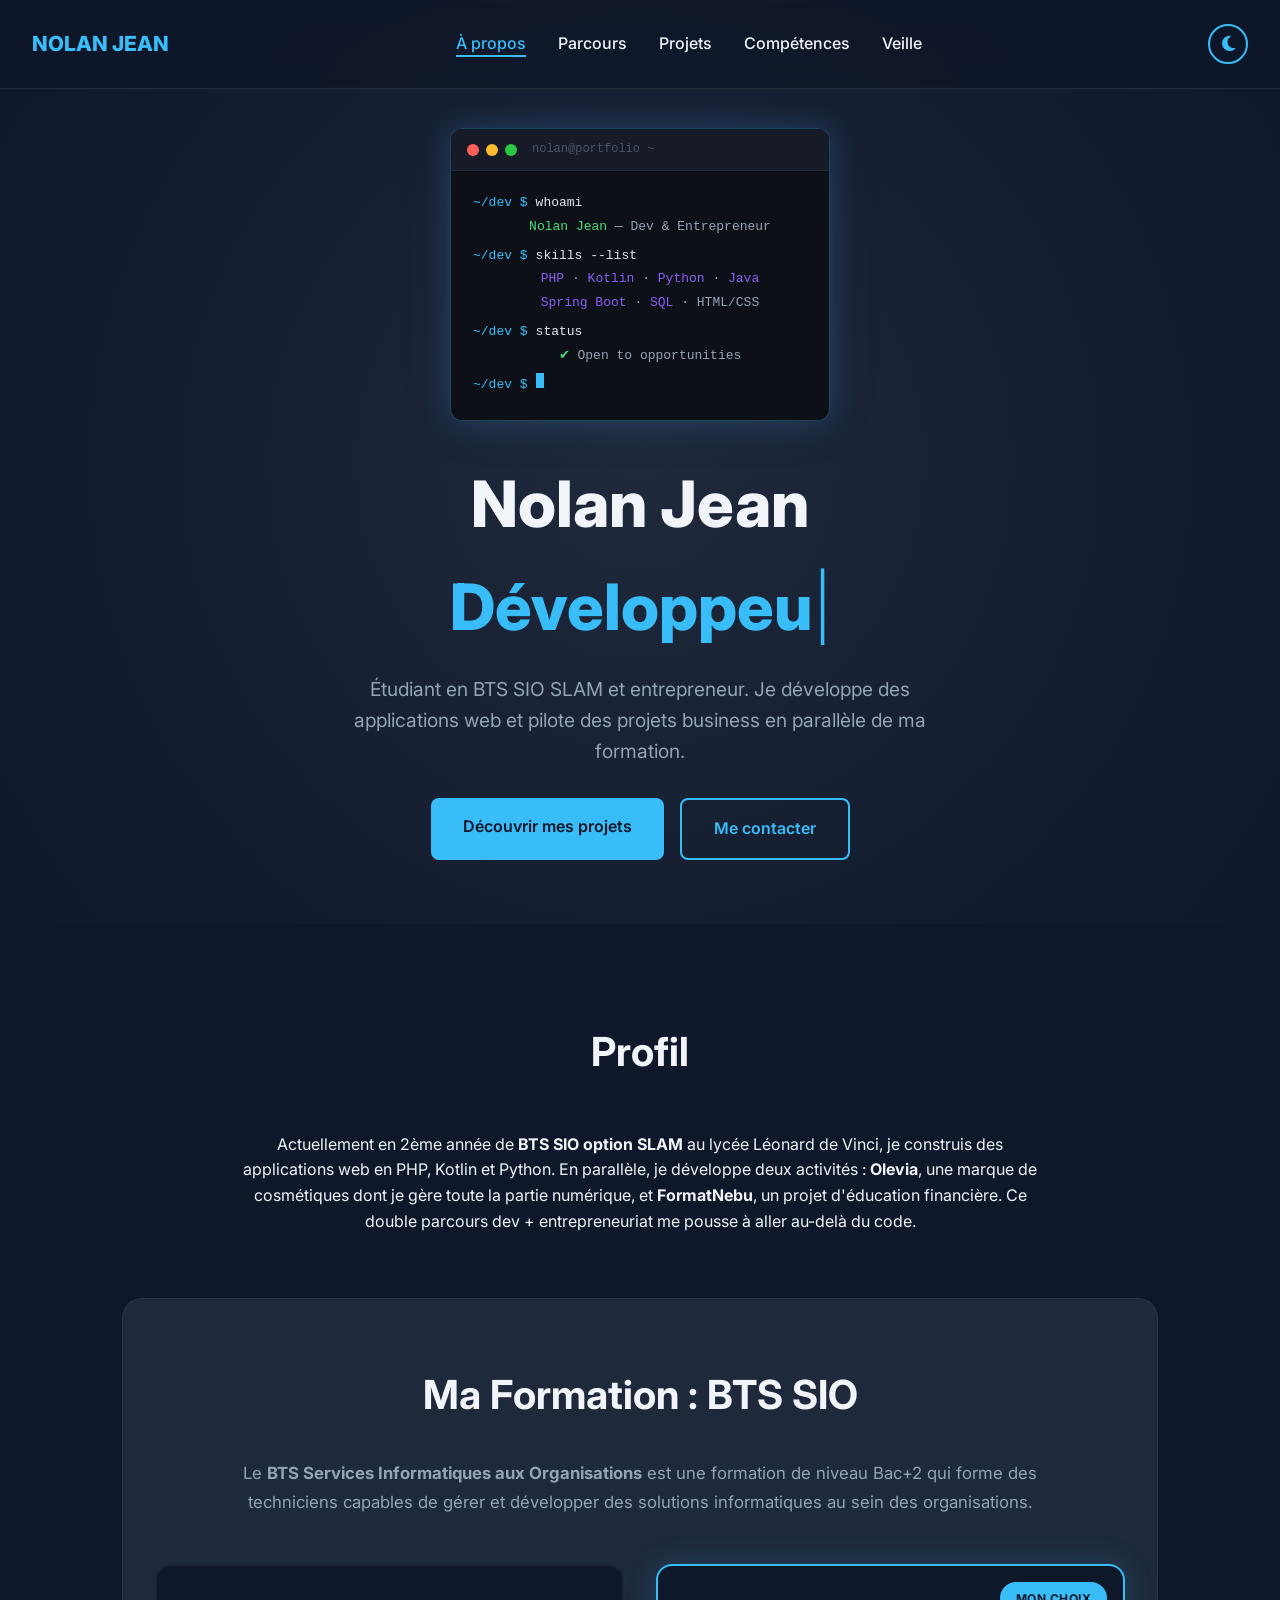
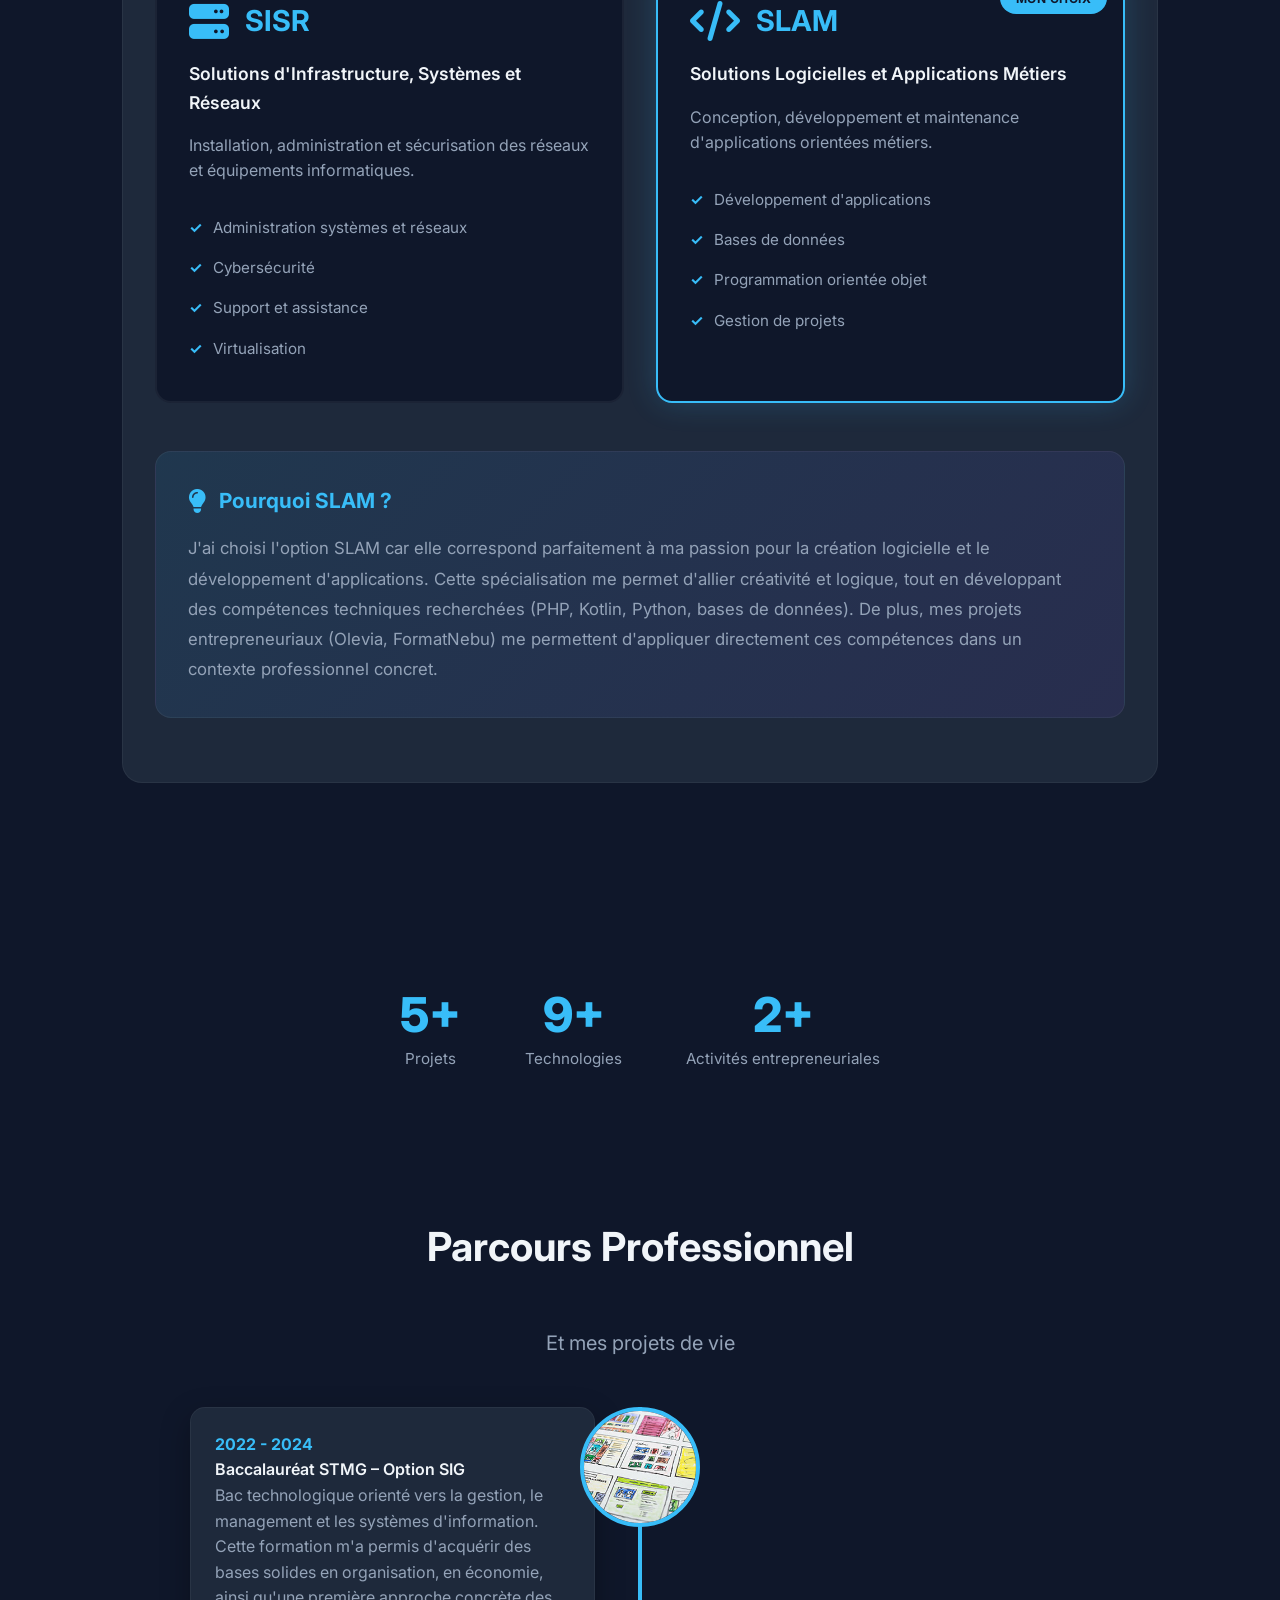
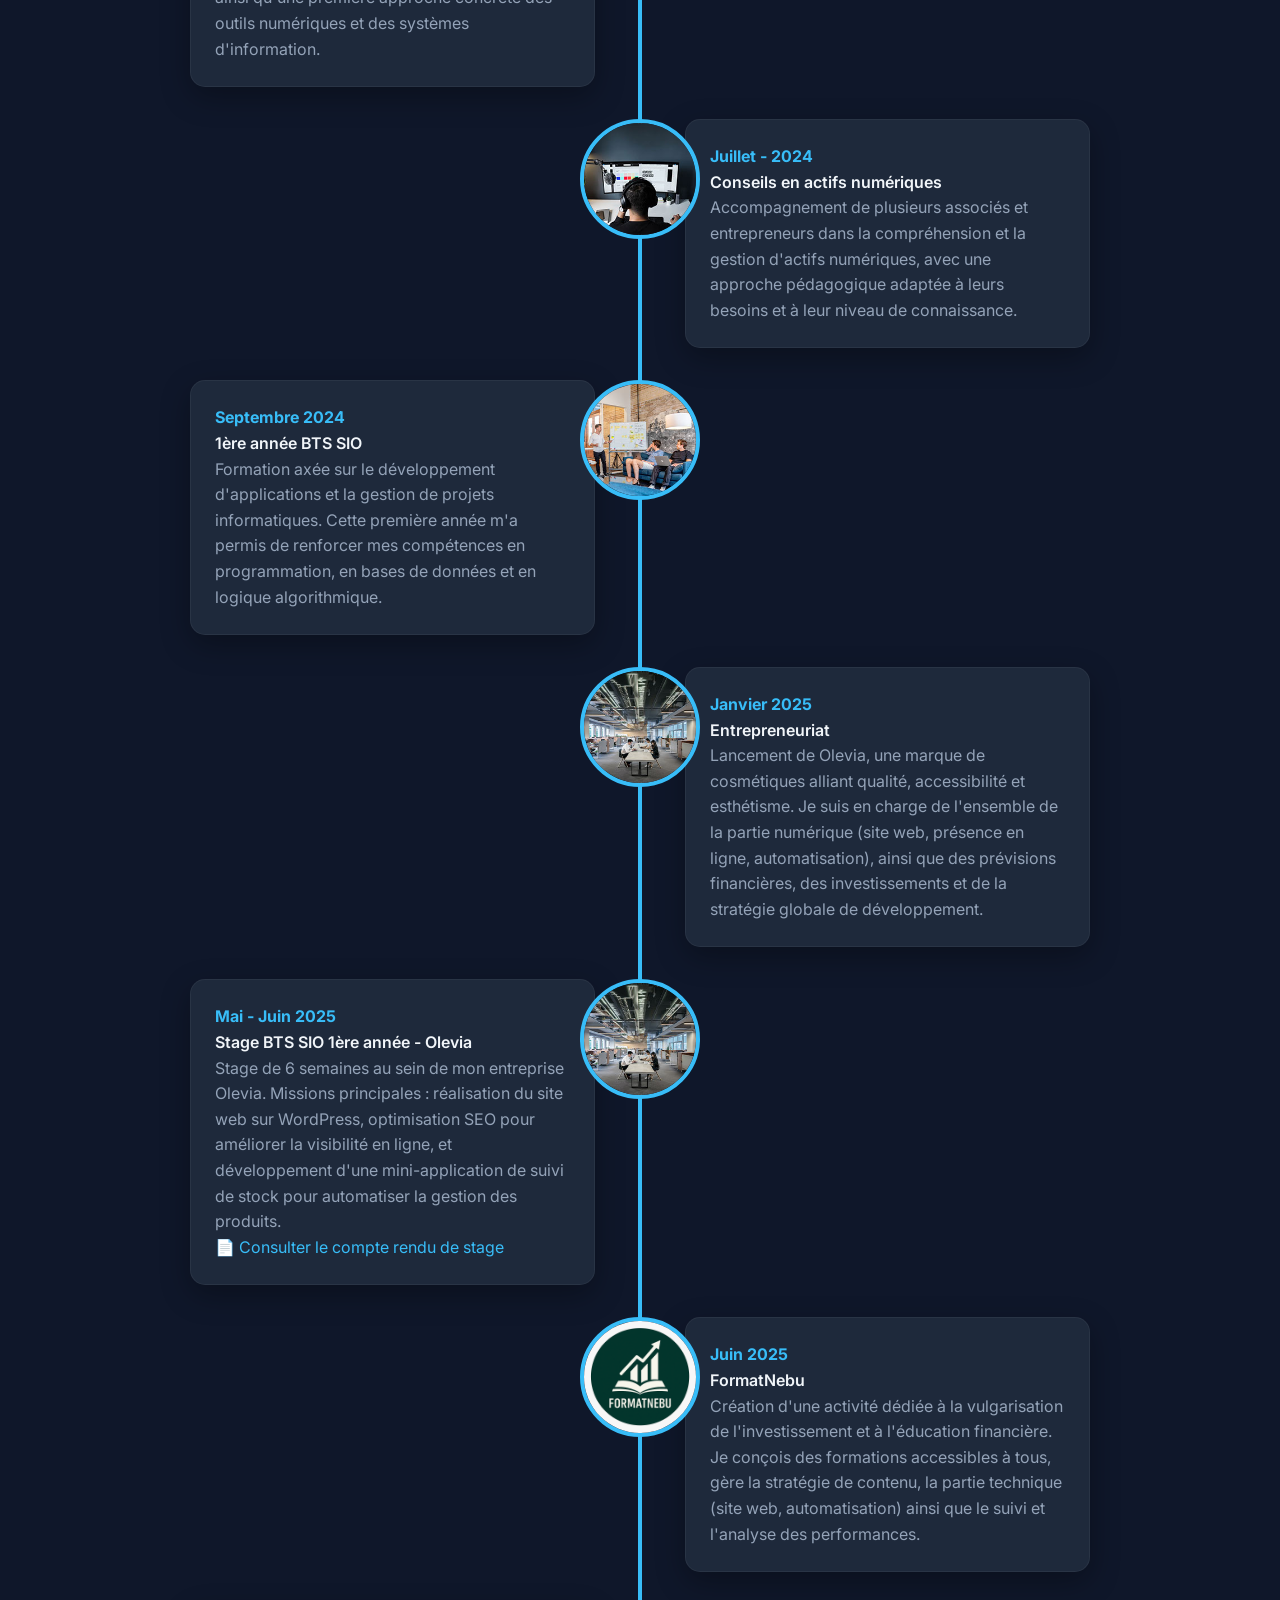
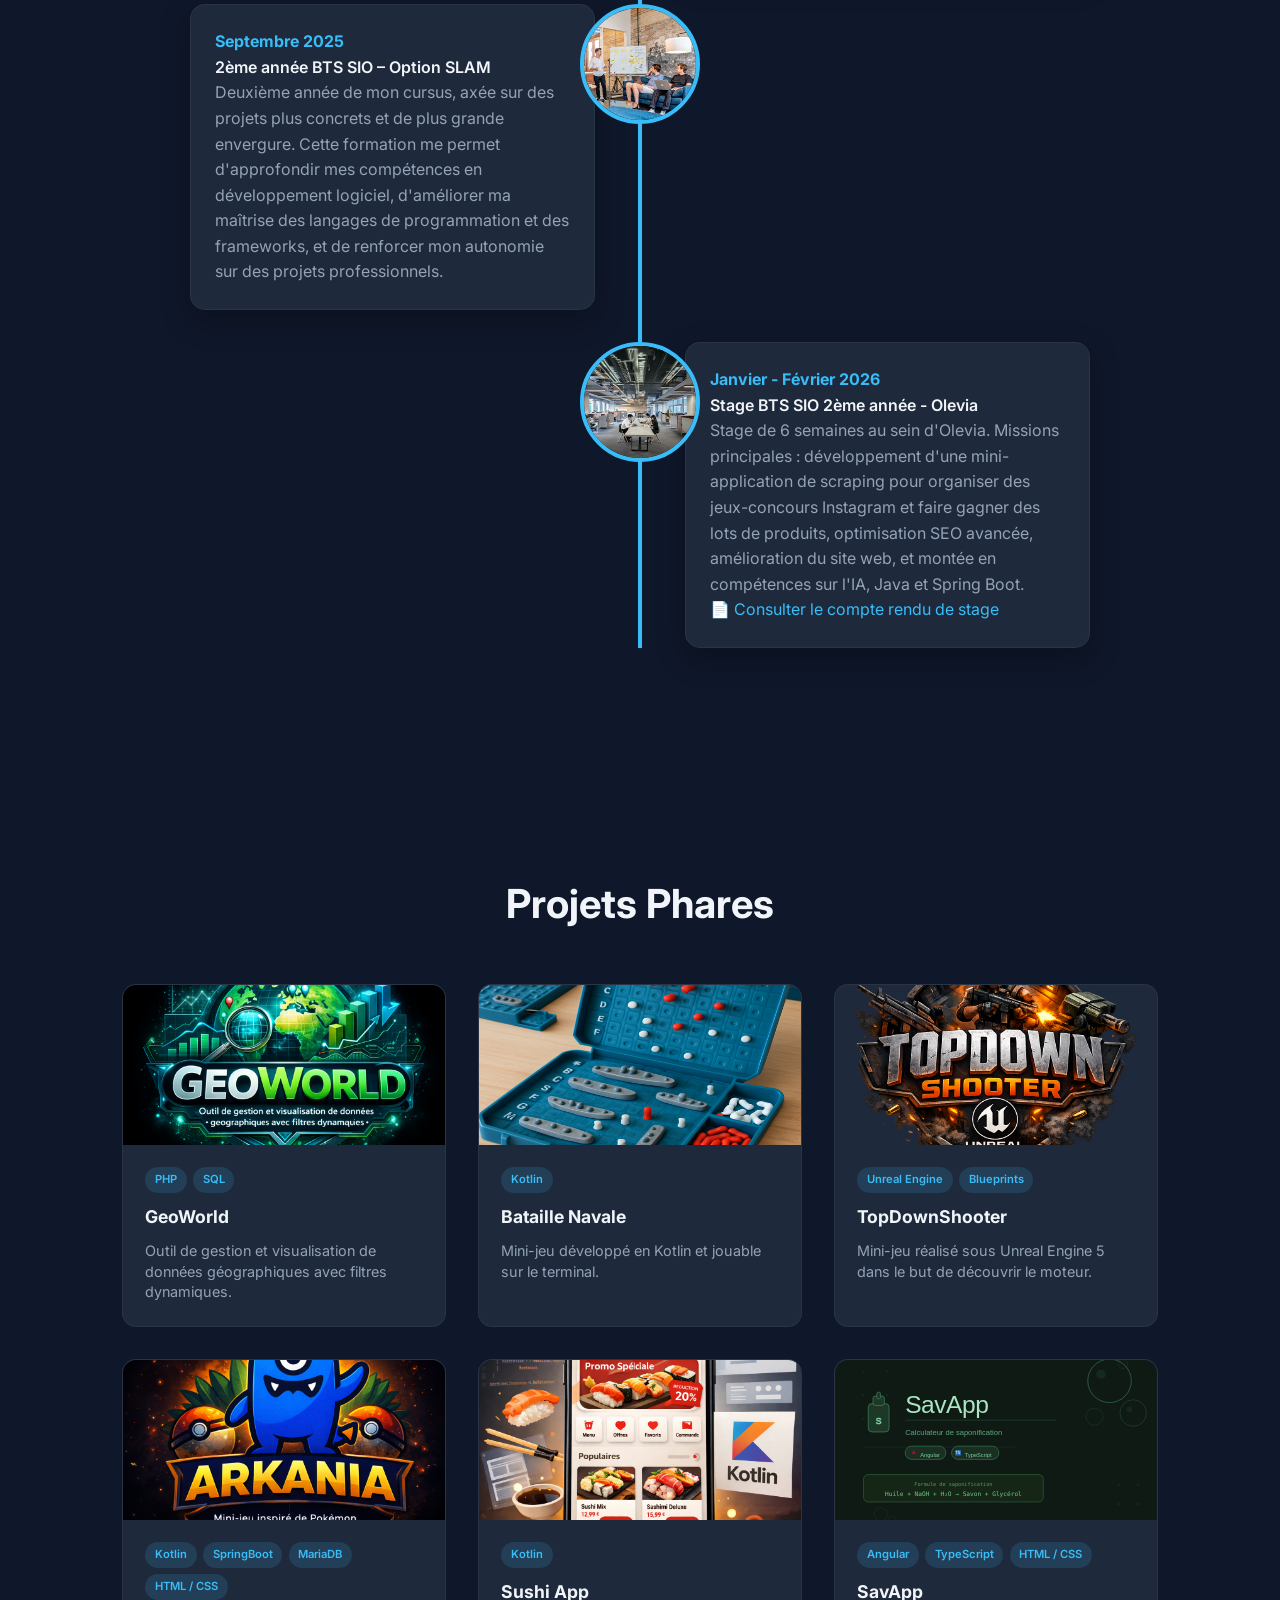
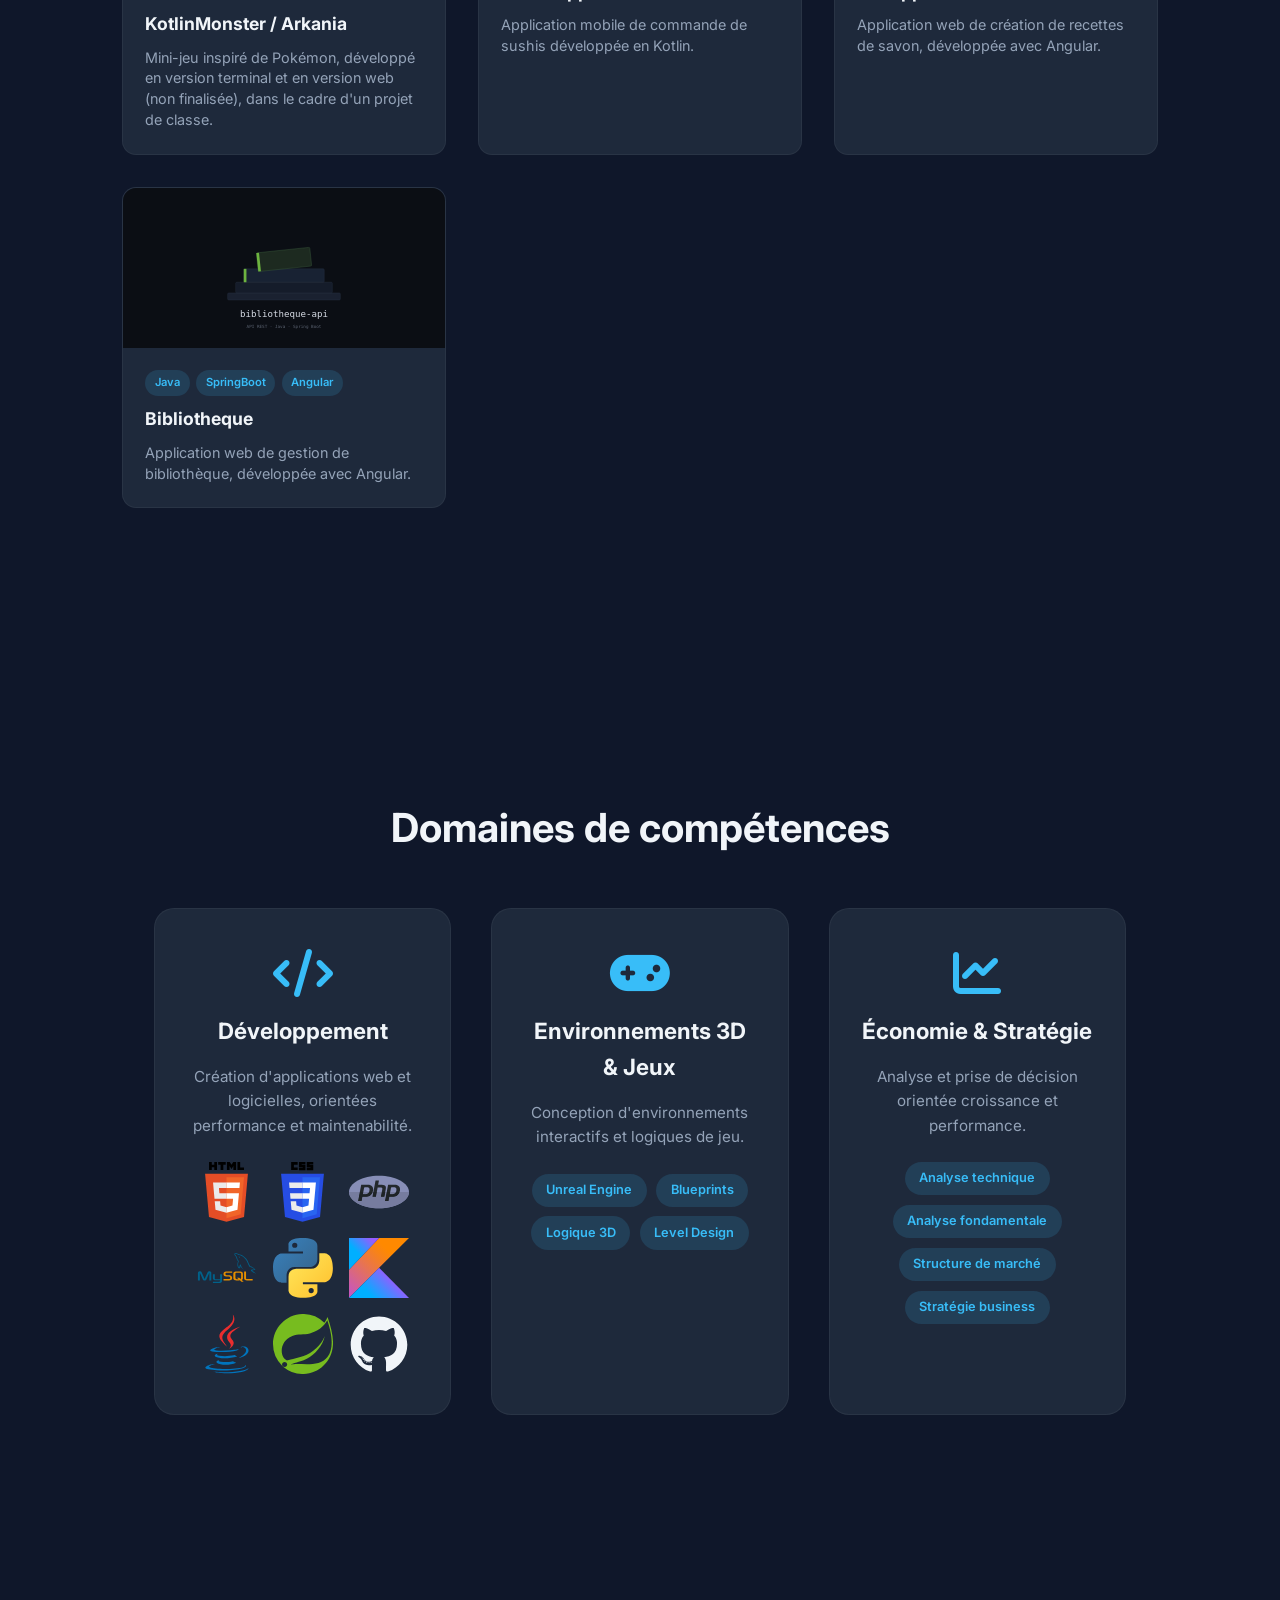
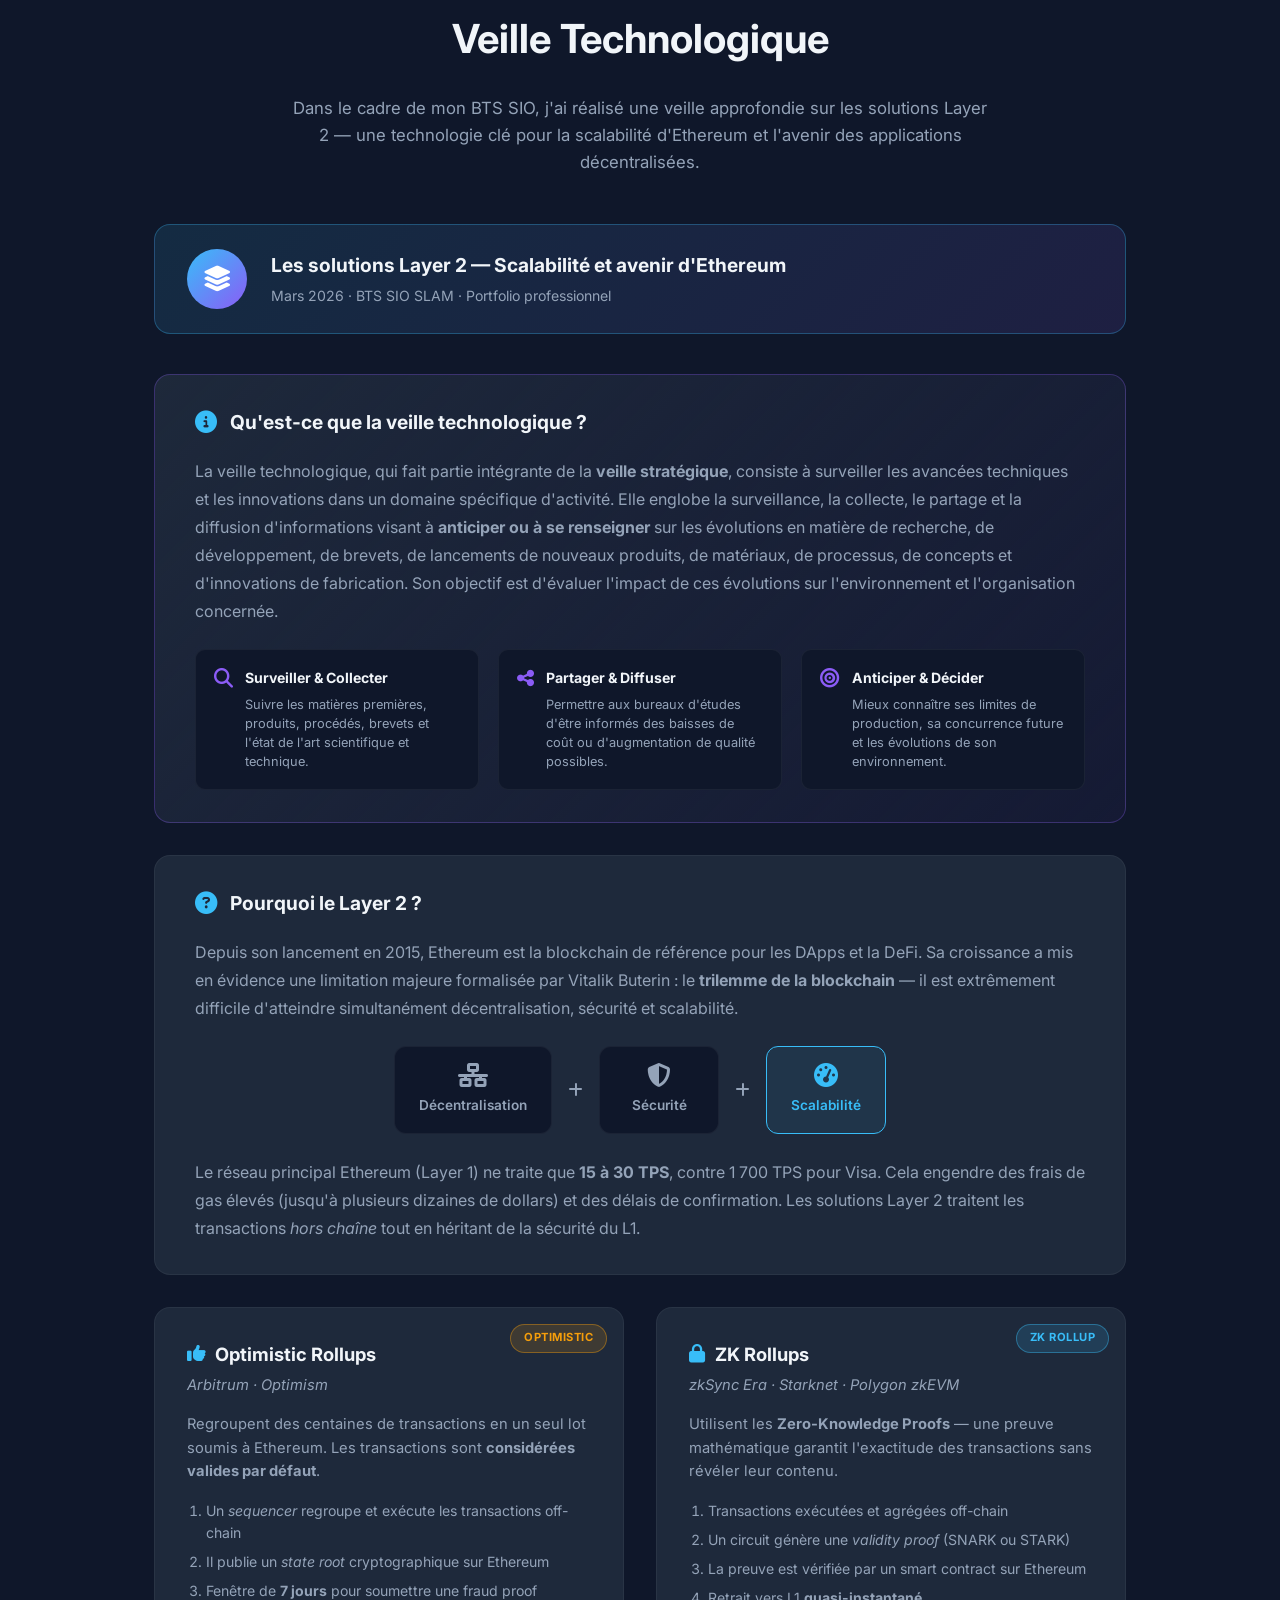
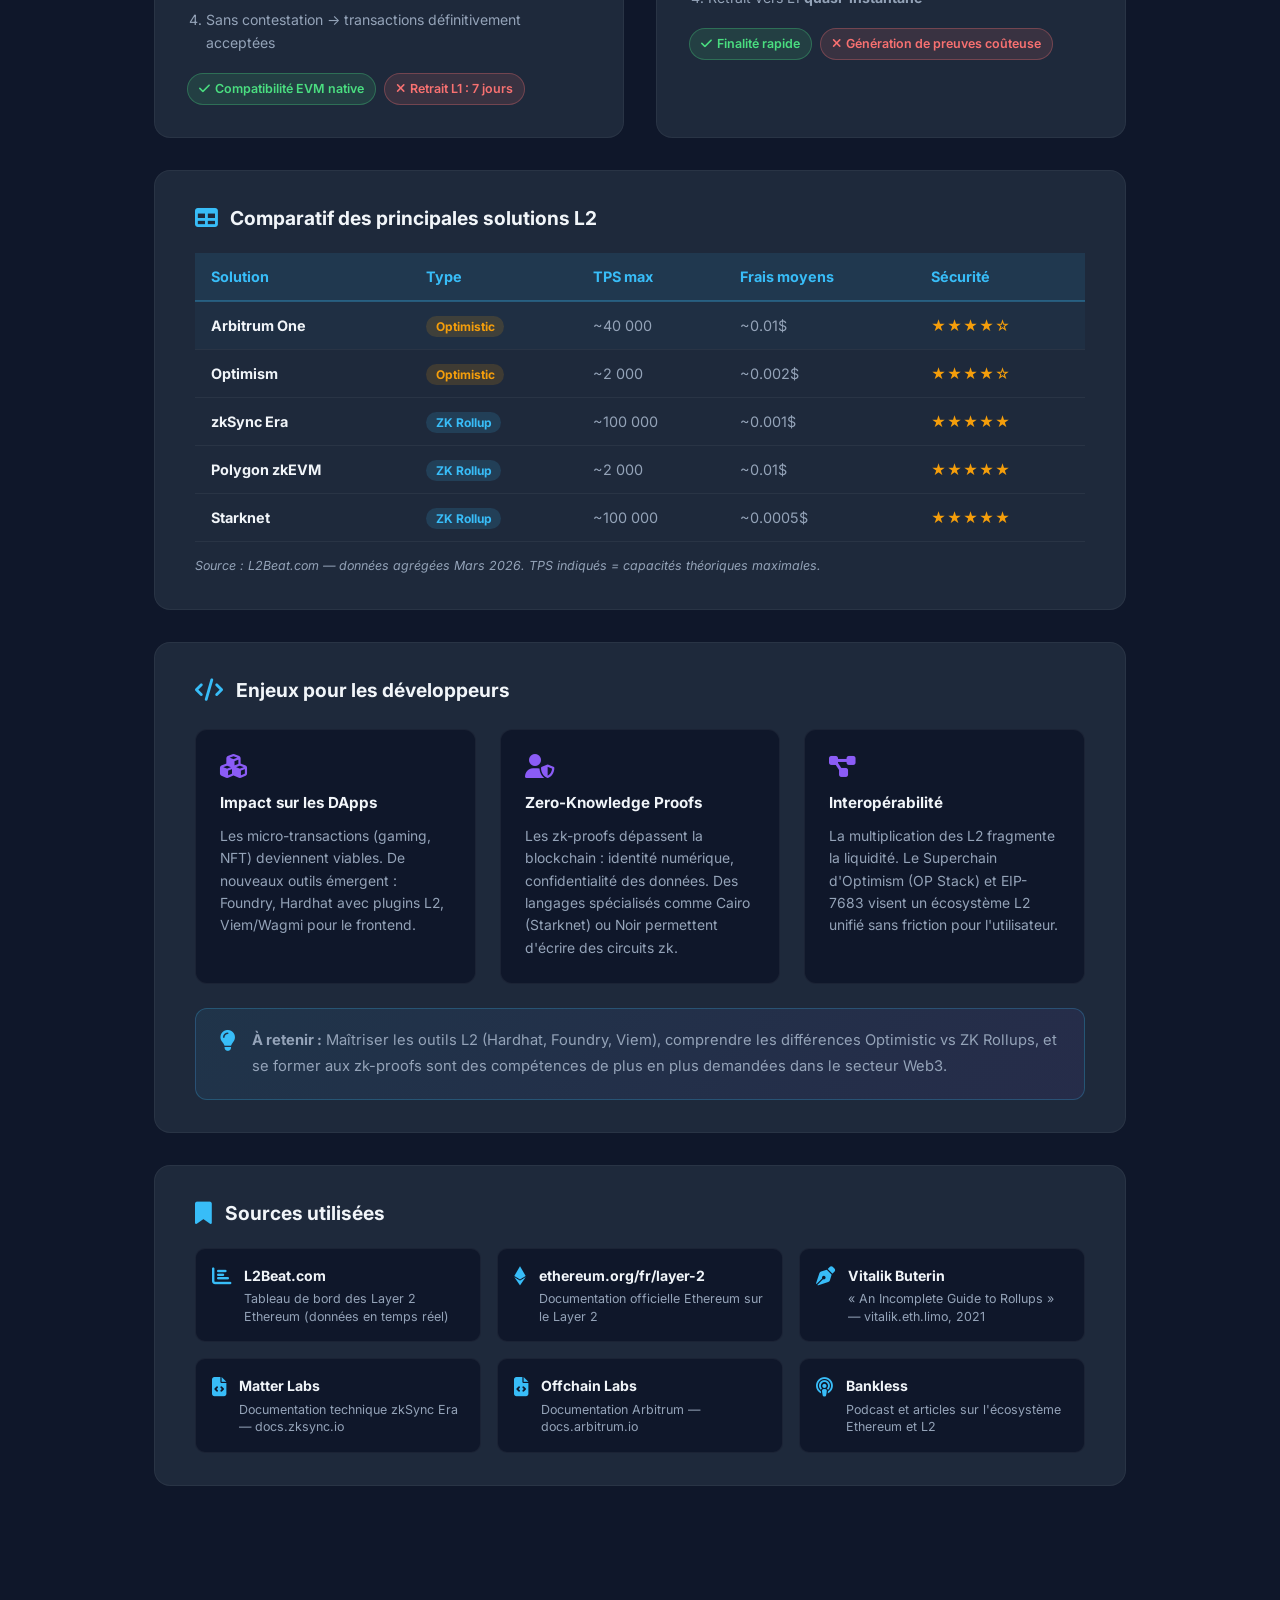
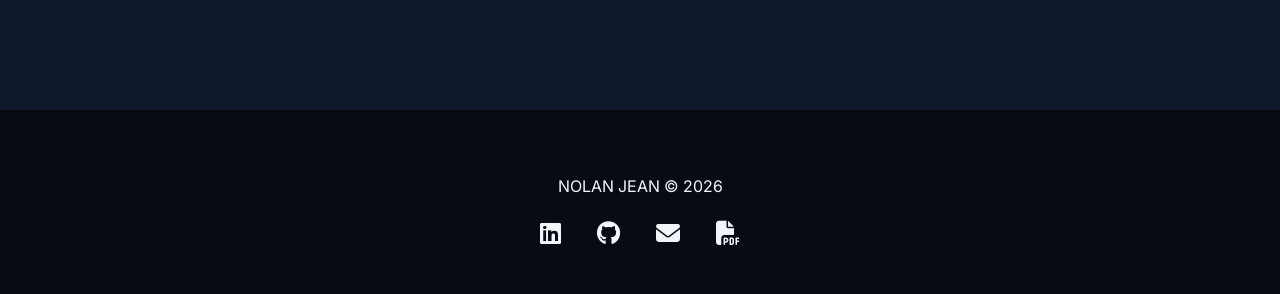
<file: index.html>
<!DOCTYPE html>
<html lang="fr">

<head>
    <meta charset="UTF-8">
    <meta name="viewport" content="width=device-width, initial-scale=1.0">
    <meta name="description" content="Portfolio de Nolan Jean, développeur web en BTS SIO SLAM. Découvrez mes projets, compétences et parcours.">
    <meta property="og:title" content="Nolan Jean | Développeur Web">
    <meta property="og:description" content="Portfolio de Nolan Jean, développeur web en BTS SIO SLAM.">
    <meta property="og:type" content="website">
    <meta property="og:image" content="assets/og-image.svg">
    <link rel="icon" type="image/svg+xml" href="assets/favicon.svg">
    <title>Nolan JEAN | Développeur Web</title>
    <link rel="stylesheet" href="https://cdnjs.cloudflare.com/ajax/libs/font-awesome/6.4.0/css/all.min.css">
    <link href="https://fonts.googleapis.com/css2?family=Inter:wght@300;400;600;800&display=swap" rel="stylesheet">
    <link href="style.css" rel="stylesheet">
</head>

<body>
    <a href="#main-content" class="skip-link">Aller au contenu principal</a>

    <!-- Indicateur de progression de scroll -->
    <div class="scroll-progress" id="scrollProgress"></div>

    <!-- POPUP CONTACT -->
    <div class="modal" id="contactModal" role="dialog" aria-modal="true" aria-label="Me contacter">
        <div class="modal-content">
            <span class="close-modal" role="button" aria-label="Fermer" tabindex="0">&times;</span>

            <h2>Me contacter</h2>
            <p>Disponible pour projets ou opportunités.</p>

            <div class="contact-actions">
                <button class="contact-btn" id="copyEmail">
                    📧 nobodyplayeur@gmail.com
                </button>

                <p id="copyFeedback" class="copy-feedback">
                    Adresse email copiée ✔
                </p>

                <a href="assets/cv2.pdf" target="_blank" class="contact-btn outline">
                    📄 Télécharger mon CV
                </a>
            </div>
        </div>
    </div>

    <!-- NavBar -->
    <nav>
        <div class="logo">NOLAN JEAN</div>

        <!-- Burger menu pour mobile -->
        <div class="burger-wrapper" aria-label="Menu" role="button" tabindex="0">
            <div class="burger" id="burger">
                <span></span>
                <span></span>
                <span></span>
            </div>
            <span class="burger-text">MENU</span>
        </div>

        <ul>
            <li><a href="#about">À propos</a></li>
            <li><a href="#career">Parcours</a></li>
            <li><a href="#projects">Projets</a></li>
            <li><a href="#skills">Compétences</a></li>
            <li><a href="#veille">Veille</a></li>
        </ul>

        <button class="theme-toggle" id="themeToggle" aria-label="Changer de thème">
            <i class="fas fa-moon" id="themeIcon"></i>
        </button>
    </nav>

    <main id="main-content">
        <!-- Profil -->
        <header>
            <div class="hero-fade" style="--delay: 0">
                <div class="hero-terminal">
                    <div class="hero-terminal-bar">
                        <div class="t-dot red"></div>
                        <div class="t-dot yellow"></div>
                        <div class="t-dot green"></div>
                        <span class="hero-terminal-title">nolan@portfolio ~ </span>
                    </div>
                    <div class="hero-terminal-body" id="heroTermBody"></div>
                </div>
            </div>
            <h1 class="hero-fade" style="--delay: 1">Nolan Jean<br><span class="typewriter" id="typewriter"></span><span class="cursor">|</span></h1>
            <p class="hero-fade" style="--delay: 2">Étudiant en BTS SIO SLAM et entrepreneur. Je développe des applications web et pilote des projets business en parallèle de ma formation.</p>
            <div class="header-buttons hero-fade" style="--delay: 3">
                <a href="#projects" class="btn" id="scrollProjects">Découvrir mes projets</a>
                <a href="#" class="btn outline" id="openContact">Me contacter</a>
            </div>
        </header>

        <!-- A propos -->
        <section id="about">
            <h2>Profil</h2>
            <div class="about-content">
                <p>Actuellement en 2ème année de <strong>BTS SIO option SLAM</strong> au lycée Léonard de Vinci,
                    je construis des applications web en PHP, Kotlin et Python. En parallèle, je développe deux activités :
                    <strong>Olevia</strong>, une marque de cosmétiques dont je gère toute la partie numérique, et
                    <strong>FormatNebu</strong>, un projet d'éducation financière. Ce double parcours dev + entrepreneuriat
                    me pousse à aller au-delà du code.</p>
            </div>

            <!-- Formation BTS SIO -->
            <div class="formation-section">
            <h2>Ma Formation : BTS SIO</h2>
            <p class="formation-intro">
                Le <strong>BTS Services Informatiques aux Organisations</strong> est une formation de niveau Bac+2
                qui forme des techniciens capables de gérer et développer des solutions informatiques au sein des organisations.
            </p>

            <div class="options-grid">
                <!-- Option SISR -->
                <div class="option-card">
                    <div class="option-header">
                        <i class="fas fa-server"></i>
                        <h3>SISR</h3>
                    </div>
                    <h4>Solutions d'Infrastructure, Systèmes et Réseaux</h4>
                    <p>Installation, administration et sécurisation des réseaux et équipements informatiques.</p>
                    <ul>
                        <li>Administration systèmes et réseaux</li>
                        <li>Cybersécurité</li>
                        <li>Support et assistance</li>
                        <li>Virtualisation</li>
                    </ul>
                </div>

                <!-- Option SLAM (choisie) -->
                <div class="option-card selected">
                    <div class="option-badge">Mon choix</div>
                    <div class="option-header">
                        <i class="fas fa-code"></i>
                        <h3>SLAM</h3>
                    </div>
                    <h4>Solutions Logicielles et Applications Métiers</h4>
                    <p>Conception, développement et maintenance d'applications orientées métiers.</p>
                    <ul>
                        <li>Développement d'applications</li>
                        <li>Bases de données</li>
                        <li>Programmation orientée objet</li>
                        <li>Gestion de projets</li>
                    </ul>
                </div>
            </div>

            <div class="formation-why">
                <h3><i class="fas fa-lightbulb"></i> Pourquoi SLAM ?</h3>
                <p>J'ai choisi l'option SLAM car elle correspond parfaitement à ma passion pour la création logicielle
                    et le développement d'applications. Cette spécialisation me permet d'allier créativité et logique,
                    tout en développant des compétences techniques recherchées (PHP, Kotlin, Python, bases de données).
                    De plus, mes projets entrepreneuriaux (Olevia, FormatNebu) me permettent d'appliquer directement
                    ces compétences dans un contexte professionnel concret.</p>
            </div>
        </div>
        </section>

        <!-- Compteurs -->
        <div class="counters" id="counters">
            <div class="counter-item">
                <span class="counter-number" data-target="5">0</span>
                <span class="counter-label">Projets</span>
            </div>
            <div class="counter-item">
                <span class="counter-number" data-target="9">0</span>
                <span class="counter-label">Technologies</span>
            </div>
            <div class="counter-item">
                <span class="counter-number" data-target="2">0</span>
                <span class="counter-label">Activités entrepreneuriales</span>
            </div>
        </div>

        <!-- Parcours -->
        <section class="page-section" id="career">
            <div class="container">
                <div class="text-center">
                    <h2 class="section-heading text-uppercase">Parcours Professionnel</h2>
                    <h3 class="section-subheading text-muted">Et mes projets de vie</h3>
                </div>
                <ul class="timeline">
                    <li>
                        <div class="timeline-image">
                            <img class="rounded-circle img-fluid" src="assets/parcours_logo/1.jpg" alt="Baccalauréat STMG" loading="lazy" />
                        </div>
                        <div class="timeline-panel">
                            <div class="timeline-heading">
                                <h4>2022 - 2024</h4>
                                <h4 class="subheading">Baccalauréat STMG – Option SIG</h4>
                            </div>
                            <div class="timeline-body">
                                <p class="text-muted">
                                    Bac technologique orienté vers la gestion, le management et les systèmes d'information.
                                    Cette formation m'a permis d'acquérir des bases solides en organisation, en économie,
                                    ainsi qu'une première approche concrète des outils numériques et des systèmes
                                    d'information.<br>
                                </p>
                            </div>
                        </div>
                    </li>
                    <li class="timeline-item">
                        <div class="timeline-image">
                            <img class="rounded-circle img-fluid" src="assets/parcours_logo/2.jpg" alt="Conseils en actifs numériques" loading="lazy" />
                        </div>
                        <div class="timeline-panel">
                            <div class="timeline-heading">
                                <h4>Juillet - 2024</h4>
                                <h4 class="subheading">Conseils en actifs numériques</h4>
                            </div>
                            <div class="timeline-body">
                                <p class="text-muted">
                                    Accompagnement de plusieurs associés et entrepreneurs dans la compréhension et la
                                    gestion d'actifs numériques, avec une approche pédagogique adaptée à leurs besoins et à
                                    leur niveau de connaissance.
                                </p>
                            </div>
                        </div>
                    </li>
                    <li class="timeline-item">
                        <div class="timeline-image">
                            <img class="rounded-circle img-fluid" src="assets/parcours_logo/3.jpg" alt="BTS SIO 1ère année" loading="lazy" />
                        </div>
                        <div class="timeline-panel">
                            <div class="timeline-heading">
                                <h4>Septembre 2024</h4>
                                <h4 class="subheading">1ère année BTS SIO</h4>
                            </div>
                            <div class="timeline-body">
                                <p class="text-muted">
                                    Formation axée sur le développement d'applications et la gestion de projets
                                    informatiques. Cette première année m'a permis de renforcer mes compétences en
                                    programmation, en bases de données et en logique algorithmique.
                                </p>
                            </div>
                        </div>
                    </li>
                    <li class="timeline-item">
                        <div class="timeline-image">
                            <img class="rounded-circle img-fluid" src="assets/parcours_logo/4.jpg" alt="Entrepreneuriat" loading="lazy" />
                        </div>
                        <div class="timeline-panel">
                            <div class="timeline-heading">
                                <h4>Janvier 2025</h4>
                                <h4 class="subheading">Entrepreneuriat</h4>
                            </div>
                            <div class="timeline-body">
                                <p class="text-muted">
                                    Lancement de Olevia, une marque de cosmétiques alliant qualité, accessibilité et
                                    esthétisme. Je suis en charge de l'ensemble de la partie numérique (site web, présence
                                    en ligne, automatisation), ainsi que des prévisions financières, des investissements et
                                    de la stratégie globale de développement.
                                </p>
                            </div>
                        </div>
                    </li>
                    <li class="timeline-item">
                        <div class="timeline-image">
                            <img class="rounded-circle img-fluid" src="assets/parcours_logo/4.jpg" alt="Stage BTS SIO 1ère année" loading="lazy" />
                        </div>
                        <div class="timeline-panel">
                            <div class="timeline-heading">
                                <h4>Mai - Juin 2025</h4>
                                <h4 class="subheading">Stage BTS SIO 1ère année - Olevia</h4>
                            </div>
                            <div class="timeline-body">
                                <p class="text-muted">
                                    Stage de 6 semaines au sein de mon entreprise Olevia. Missions principales : réalisation
                                    du site web sur WordPress, optimisation SEO pour améliorer la visibilité en ligne, et
                                    développement d'une mini-application de suivi de stock pour automatiser la gestion des
                                    produits.<br>
                                    <a href="assets/cr_stage1.html" target="_blank">📄 Consulter le compte rendu de stage</a>
                                </p>
                            </div>
                        </div>
                    </li>
                    <li class="timeline-item">
                        <div class="timeline-image">
                            <img class="rounded-circle img-fluid" src="assets/parcours_logo/formatnebu.png" alt="FormatNebu" loading="lazy" />
                        </div>
                        <div class="timeline-panel">
                            <div class="timeline-heading">
                                <h4>Juin 2025</h4>
                                <h4 class="subheading">FormatNebu</h4>
                            </div>
                            <div class="timeline-body">
                                <p class="text-muted">
                                    Création d'une activité dédiée à la vulgarisation de l'investissement et à l'éducation
                                    financière. Je conçois des formations accessibles à tous, gère la stratégie de contenu,
                                    la partie technique (site web, automatisation) ainsi que le suivi et l'analyse des
                                    performances.
                                </p>
                            </div>
                        </div>
                    </li>
                    <li class="timeline-item">
                        <div class="timeline-image">
                            <img class="rounded-circle img-fluid" src="assets/parcours_logo/3.jpg" alt="BTS SIO 2ème année" loading="lazy" />
                        </div>
                        <div class="timeline-panel">
                            <div class="timeline-heading">
                                <h4>Septembre 2025</h4>
                                <h4 class="subheading">2ème année BTS SIO – Option SLAM</h4>
                            </div>
                            <div class="timeline-body">
                                <p class="text-muted">
                                    Deuxième année de mon cursus, axée sur des projets plus concrets et de plus grande
                                    envergure. Cette formation me permet d'approfondir mes compétences en développement
                                    logiciel, d'améliorer ma maîtrise des langages de programmation et des frameworks, et de
                                    renforcer mon autonomie sur des projets professionnels.
                                </p>
                            </div>
                        </div>
                    </li>
                    <li class="timeline-item">
                        <div class="timeline-image">
                            <img class="rounded-circle img-fluid" src="assets/parcours_logo/4.jpg" alt="Stage BTS SIO 2ème année" loading="lazy" />
                        </div>
                        <div class="timeline-panel">
                            <div class="timeline-heading">
                                <h4>Janvier - Février 2026</h4>
                                <h4 class="subheading">Stage BTS SIO 2ème année - Olevia</h4>
                            </div>
                            <div class="timeline-body">
                                <p class="text-muted">
                                    Stage de 6 semaines au sein d'Olevia. Missions principales : développement d'une
                                    mini-application de scraping pour organiser des jeux-concours Instagram et faire gagner
                                    des lots de produits, optimisation SEO avancée, amélioration du site web, et montée en
                                    compétences sur l'IA, Java et Spring Boot.<br>
                                    <a href="assets/cr_stage2.html" target="_blank">📄 Consulter le compte rendu de stage</a>
                                </p>
                            </div>
                        </div>
                    </li>
                </ul>
            </div>
        </section>

        <section id="projects">
            <h2>Projets Phares</h2>

            <div class="projects-grid">

                <!-- Projet 1 -->
                <div class="project-card">
                    <div class="project-image">
                        <img src="assets/project_logo/geoworld.png" alt="GeoWorld" loading="lazy">

                        <div class="project-overlay">
                            <a href="https://github.com/nolanjean/world2025" target="_blank" class="project-btn">
                                <i class="fab fa-github"></i> GitHub
                            </a>
                        </div>
                    </div>

                    <div class="project-content">
                        <div class="project-tags">
                            <span>PHP</span>
                            <span>SQL</span>
                        </div>
                        <h3>GeoWorld</h3>
                        <p>Outil de gestion et visualisation de données géographiques avec filtres dynamiques.</p>
                    </div>
                </div>


                <!-- Projet 2 -->
                <div class="project-card">
                    <div class="project-image">
                        <img src="assets/project_logo/batailleNaval.png" alt="Bataille Navale" loading="lazy">

                        <div class="project-overlay">
                            <a href="https://github.com/nolanjean/Bataille-Navale" target="_blank" class="project-btn">
                                <i class="fab fa-github"></i> GitHub
                            </a>
                        </div>
                    </div>

                    <div class="project-content">
                        <div class="project-tags">
                            <span>Kotlin</span>
                        </div>
                        <h3>Bataille Navale</h3>
                        <p>Mini-jeu développé en Kotlin et jouable sur le terminal.</p>
                    </div>
                </div>

                <!-- Projet 3 -->
                <div class="project-card">
                    <div class="project-image">
                        <img src="assets/project_logo/TopDownShooter.png" alt="TopDownShooter" loading="lazy">

                        <div class="project-overlay">
                            <a href="https://drive.google.com/file/d/1D_Gsl36rmBqbtYQ_S4rzkVypg-JbFsIf/view?usp=sharing"
                                target="_blank" class="project-btn outline">
                                <i class="fas fa-eye"></i> Voir le projet
                            </a>
                        </div>
                    </div>

                    <div class="project-content">
                        <div class="project-tags">
                            <span>Unreal Engine</span>
                            <span>Blueprints</span>
                        </div>
                        <h3>TopDownShooter</h3>
                        <p>Mini-jeu réalisé sous Unreal Engine 5 dans le but de découvrir le moteur.</p>
                    </div>
                </div>
                <!-- Projet 4 -->
                <div class="project-card">
                    <div class="project-image">
                        <img src="assets/project_logo/arkania.png" alt="KotlinMonster / Arkania" loading="lazy">

                        <div class="project-overlay">
                            <a href="https://github.com/nolanjean/KotlinMonsterSprint3" target="_blank" class="project-btn">
                                <i class="fab fa-github"></i> V1 GitHub
                            </a>
                            <a href="https://github.com/nolanjean/ArkaniaFinal" target="_blank" class="project-btn">
                                <i class="fab fa-github"></i> V2 GitHub
                            </a>
                        </div>
                    </div>

                    <div class="project-content">
                        <div class="project-tags">
                            <span>Kotlin</span>
                            <span>SpringBoot</span>
                            <span>MariaDB</span>
                            <span>HTML / CSS</span>
                        </div>
                        <h3>KotlinMonster / Arkania</h3>
                        <p>Mini-jeu inspiré de Pokémon, développé en version terminal et en version web (non finalisée),
                            dans le cadre d'un projet de classe.</p>
                    </div>
                </div>

                <!-- Projet 5 -->
                <div class="project-card">
                    <div class="project-image">
                        <img src="assets/project_logo/sushi_app.png" alt="Sushi App" loading="lazy">

                        <div class="project-overlay">
                            <a href="https://github.com/nolanjean/sushi_app" target="_blank" class="project-btn">
                                <i class="fab fa-github"></i> GitHub
                            </a>
                        </div>
                    </div>

                    <div class="project-content">
                        <div class="project-tags">
                            <span>Kotlin</span>
                        </div>
                        <h3>Sushi App</h3>
                        <p>Application mobile de commande de sushis développée en Kotlin.</p>
                    </div>
                </div>

                <!-- Projet 6 -->
                <div class="project-card">
                    <div class="project-image">
                        <img src="assets/project_logo/savapp_portfolio_cover.svg" alt="SavApp" loading="lazy">

                        <div class="project-overlay">
                            <a href="https://github.com/nolanjean/SavApp" target="_blank" class="project-btn">
                                <i class="fab fa-github"></i> GitHub
                            </a>
                        </div>
                    </div>

                    <div class="project-content">
                        <div class="project-tags">
                            <span>Angular</span>
                            <span>TypeScript</span>
                            <span>HTML / CSS</span>
                        </div>
                        <h3>SavApp</h3>
                        <p>Application web de création de recettes de savon, développée avec Angular.</p>
                    </div>
                </div>

                <!-- Projet 7 -->
                <div class="project-card">
                    <div class="project-image">
                        <img src="assets/project_logo/bibliotheque-api.svg" alt="Bibliotheque-api" loading="lazy">

                        <div class="project-overlay">
                            <a href="https://github.com/nolanjean/bibliotheque-api" target="_blank" class="project-btn">
                                <i class="fab fa-github"></i> API
                            </a>
                            <a href="https://github.com/nolanjean/bibliotheque-front" target="_blank" class="project-btn">
                                <i class="fab fa-github"></i> Front
                            </a>
                        </div>
                    </div>

                    <div class="project-content">
                        <div class="project-tags">
                            <span>Java</span>
                            <span>SpringBoot</span>
                            <span>Angular</span>
                        </div>
                        <h3>Bibliotheque</h3>
                        <p>Application web de gestion de bibliothèque, développée avec Angular.</p>
                    </div>
                </div>

            </div>
        </section>
        <section id="skills">


        <section id="skills">
            <h2>Domaines de compétences</h2>

            <div class="skills-categories">

                <!-- DEV -->
                <div class="skill-category">
                    <i class="fas fa-code"></i>
                    <h3>Développement</h3>
                    <p>Création d'applications web et logicielles, orientées performance et maintenabilité.</p>

                    <div class="skill-logos">
                        <img src="assets/skill_logo/html.svg" alt="HTML" title="HTML" loading="lazy">
                        <img src="assets/skill_logo/css.svg" alt="CSS" title="CSS" loading="lazy">
                        <img src="assets/skill_logo/php.svg" alt="PHP" title="PHP" loading="lazy">
                        <img src="assets/skill_logo/mysql.svg" alt="SQL" title="SQL" loading="lazy">
                        <img src="assets/skill_logo/python.svg" alt="Python" title="Python" loading="lazy">
                        <img src="assets/skill_logo/kotlin.svg" alt="Kotlin" title="Kotlin" loading="lazy">
                        <img src="assets/skill_logo/java.svg" alt="Java" title="Java" loading="lazy">
                        <img src="assets/skill_logo/springboot.svg" alt="Spring Boot" title="Spring Boot" loading="lazy">
                        <img src="assets/skill_logo/github.svg" alt="GitHub" title="GitHub" loading="lazy">
                    </div>
                </div>

                <!-- ENVIRONNEMENT JEU -->
                <div class="skill-category">
                    <i class="fas fa-gamepad"></i>
                    <h3>Environnements 3D & Jeux</h3>
                    <p>Conception d'environnements interactifs et logiques de jeu.</p>

                    <div class="skill-tags">
                        <span>Unreal Engine</span>
                        <span>Blueprints</span>
                        <span>Logique 3D</span>
                        <span>Level Design</span>
                    </div>
                </div>

                <!-- ECONOMIE -->
                <div class="skill-category">
                    <i class="fas fa-chart-line"></i>
                    <h3>Économie & Stratégie</h3>
                    <p>Analyse et prise de décision orientée croissance et performance.</p>

                    <div class="skill-tags">
                        <span>Analyse technique</span>
                        <span>Analyse fondamentale</span>
                        <span>Structure de marché</span>
                        <span>Stratégie business</span>
                    </div>
                </div>

            </div>
        </section>

        <!-- Veille Technologique -->
        <section id="veille">
            <h2>Veille Technologique</h2>
            <p class="veille-intro">Dans le cadre de mon BTS SIO, j'ai réalisé une veille approfondie sur les solutions Layer 2 — une technologie clé pour la scalabilité d'Ethereum et l'avenir des applications décentralisées.</p>

            <!-- Topic banner -->
            <div class="veille-topic-banner">
                <div class="veille-topic-icon"><i class="fas fa-layer-group"></i></div>
                <div class="veille-topic-text">
                    <h3>Les solutions Layer 2 — Scalabilité et avenir d'Ethereum</h3>
                    <p>Mars 2026 · BTS SIO SLAM · Portfolio professionnel</p>
                </div>
            </div>

            <!-- Définition de la veille technologique -->
            <div class="veille-block veille-definition">
                <div class="veille-block-header">
                    <i class="fas fa-info-circle"></i>
                    <h3>Qu'est-ce que la veille technologique ?</h3>
                </div>
                <p>La veille technologique, qui fait partie intégrante de la <strong>veille stratégique</strong>, consiste à surveiller les avancées techniques et les innovations dans un domaine spécifique d'activité. Elle englobe la surveillance, la collecte, le partage et la diffusion d'informations visant à <strong>anticiper ou à se renseigner</strong> sur les évolutions en matière de recherche, de développement, de brevets, de lancements de nouveaux produits, de matériaux, de processus, de concepts et d'innovations de fabrication. Son objectif est d'évaluer l'impact de ces évolutions sur l'environnement et l'organisation concernée.</p>
                <div class="veille-definition-grid">
                    <div class="veille-def-item">
                        <i class="fas fa-search"></i>
                        <div>
                            <strong>Surveiller & Collecter</strong>
                            <p>Suivre les matières premières, produits, procédés, brevets et l'état de l'art scientifique et technique.</p>
                        </div>
                    </div>
                    <div class="veille-def-item">
                        <i class="fas fa-share-alt"></i>
                        <div>
                            <strong>Partager & Diffuser</strong>
                            <p>Permettre aux bureaux d'études d'être informés des baisses de coût ou d'augmentation de qualité possibles.</p>
                        </div>
                    </div>
                    <div class="veille-def-item">
                        <i class="fas fa-bullseye"></i>
                        <div>
                            <strong>Anticiper & Décider</strong>
                            <p>Mieux connaître ses limites de production, sa concurrence future et les évolutions de son environnement.</p>
                        </div>
                    </div>
                </div>
            </div>

            <!-- Intro : pourquoi le Layer 2 -->
            <div class="veille-block">
                <div class="veille-block-header">
                    <i class="fas fa-question-circle"></i>
                    <h3>Pourquoi le Layer 2 ?</h3>
                </div>
                <p>Depuis son lancement en 2015, Ethereum est la blockchain de référence pour les DApps et la DeFi. Sa croissance a mis en évidence une limitation majeure formalisée par Vitalik Buterin : le <strong>trilemme de la blockchain</strong> — il est extrêmement difficile d'atteindre simultanément décentralisation, sécurité et scalabilité.</p>
                <div class="veille-trilemma">
                    <div class="trilemma-item">
                        <i class="fas fa-network-wired"></i>
                        <span>Décentralisation</span>
                    </div>
                    <div class="trilemma-item trilemma-vs"><i class="fas fa-plus"></i></div>
                    <div class="trilemma-item">
                        <i class="fas fa-shield-alt"></i>
                        <span>Sécurité</span>
                    </div>
                    <div class="trilemma-item trilemma-vs"><i class="fas fa-plus"></i></div>
                    <div class="trilemma-item trilemma-highlight">
                        <i class="fas fa-tachometer-alt"></i>
                        <span>Scalabilité</span>
                    </div>
                </div>
                <p>Le réseau principal Ethereum (Layer 1) ne traite que <strong>15 à 30 TPS</strong>, contre 1 700 TPS pour Visa. Cela engendre des frais de gas élevés (jusqu'à plusieurs dizaines de dollars) et des délais de confirmation. Les solutions Layer 2 traitent les transactions <em>hors chaîne</em> tout en héritant de la sécurité du L1.</p>
            </div>

            <!-- Fonctionnement technique : 2 colonnes -->
            <div class="veille-rollups">
                <div class="veille-rollup-card">
                    <div class="rollup-badge optimistic">Optimistic</div>
                    <h3><i class="fas fa-thumbs-up"></i> Optimistic Rollups</h3>
                    <p class="rollup-examples">Arbitrum · Optimism</p>
                    <p>Regroupent des centaines de transactions en un seul lot soumis à Ethereum. Les transactions sont <strong>considérées valides par défaut</strong>.</p>
                    <ol class="rollup-steps">
                        <li>Un <em>sequencer</em> regroupe et exécute les transactions off-chain</li>
                        <li>Il publie un <em>state root</em> cryptographique sur Ethereum</li>
                        <li>Fenêtre de <strong>7 jours</strong> pour soumettre une fraud proof</li>
                        <li>Sans contestation → transactions définitivement acceptées</li>
                    </ol>
                    <div class="rollup-pros-cons">
                        <span class="tag-pro"><i class="fas fa-check"></i> Compatibilité EVM native</span>
                        <span class="tag-con"><i class="fas fa-times"></i> Retrait L1 : 7 jours</span>
                    </div>
                </div>

                <div class="veille-rollup-card rollup-zk">
                    <div class="rollup-badge zk">ZK Rollup</div>
                    <h3><i class="fas fa-lock"></i> ZK Rollups</h3>
                    <p class="rollup-examples">zkSync Era · Starknet · Polygon zkEVM</p>
                    <p>Utilisent les <strong>Zero-Knowledge Proofs</strong> — une preuve mathématique garantit l'exactitude des transactions sans révéler leur contenu.</p>
                    <ol class="rollup-steps">
                        <li>Transactions exécutées et agrégées off-chain</li>
                        <li>Un circuit génère une <em>validity proof</em> (SNARK ou STARK)</li>
                        <li>La preuve est vérifiée par un smart contract sur Ethereum</li>
                        <li>Retrait vers L1 <strong>quasi-instantané</strong></li>
                    </ol>
                    <div class="rollup-pros-cons">
                        <span class="tag-pro"><i class="fas fa-check"></i> Finalité rapide</span>
                        <span class="tag-con"><i class="fas fa-times"></i> Génération de preuves coûteuse</span>
                    </div>
                </div>
            </div>

            <!-- Tableau comparatif -->
            <div class="veille-block">
                <div class="veille-block-header">
                    <i class="fas fa-table"></i>
                    <h3>Comparatif des principales solutions L2</h3>
                </div>
                <div class="veille-table-wrapper">
                    <table class="veille-table">
                        <thead>
                            <tr>
                                <th>Solution</th>
                                <th>Type</th>
                                <th>TPS max</th>
                                <th>Frais moyens</th>
                                <th>Sécurité</th>
                            </tr>
                        </thead>
                        <tbody>
                            <tr class="row-highlight">
                                <td><strong>Arbitrum One</strong></td>
                                <td><span class="badge-optimistic">Optimistic</span></td>
                                <td>~40 000</td>
                                <td>~0.01$</td>
                                <td><span class="stars">★★★★☆</span></td>
                            </tr>
                            <tr>
                                <td><strong>Optimism</strong></td>
                                <td><span class="badge-optimistic">Optimistic</span></td>
                                <td>~2 000</td>
                                <td>~0.002$</td>
                                <td><span class="stars">★★★★☆</span></td>
                            </tr>
                            <tr>
                                <td><strong>zkSync Era</strong></td>
                                <td><span class="badge-zk">ZK Rollup</span></td>
                                <td>~100 000</td>
                                <td>~0.001$</td>
                                <td><span class="stars">★★★★★</span></td>
                            </tr>
                            <tr>
                                <td><strong>Polygon zkEVM</strong></td>
                                <td><span class="badge-zk">ZK Rollup</span></td>
                                <td>~2 000</td>
                                <td>~0.01$</td>
                                <td><span class="stars">★★★★★</span></td>
                            </tr>
                            <tr>
                                <td><strong>Starknet</strong></td>
                                <td><span class="badge-zk">ZK Rollup</span></td>
                                <td>~100 000</td>
                                <td>~0.0005$</td>
                                <td><span class="stars">★★★★★</span></td>
                            </tr>
                        </tbody>
                    </table>
                </div>
                <p class="veille-table-note">Source : L2Beat.com — données agrégées Mars 2026. TPS indiqués = capacités théoriques maximales.</p>
            </div>

            <!-- Perspectives pour les développeurs -->
            <div class="veille-block">
                <div class="veille-block-header">
                    <i class="fas fa-code"></i>
                    <h3>Enjeux pour les développeurs</h3>
                </div>
                <div class="veille-dev-grid">
                    <div class="veille-dev-item">
                        <i class="fas fa-cubes"></i>
                        <h4>Impact sur les DApps</h4>
                        <p>Les micro-transactions (gaming, NFT) deviennent viables. De nouveaux outils émergent : Foundry, Hardhat avec plugins L2, Viem/Wagmi pour le frontend.</p>
                    </div>
                    <div class="veille-dev-item">
                        <i class="fas fa-user-shield"></i>
                        <h4>Zero-Knowledge Proofs</h4>
                        <p>Les zk-proofs dépassent la blockchain : identité numérique, confidentialité des données. Des langages spécialisés comme Cairo (Starknet) ou Noir permettent d'écrire des circuits zk.</p>
                    </div>
                    <div class="veille-dev-item">
                        <i class="fas fa-project-diagram"></i>
                        <h4>Interopérabilité</h4>
                        <p>La multiplication des L2 fragmente la liquidité. Le Superchain d'Optimism (OP Stack) et EIP-7683 visent un écosystème L2 unifié sans friction pour l'utilisateur.</p>
                    </div>
                </div>
                <div class="veille-takeaway">
                    <i class="fas fa-lightbulb"></i>
                    <p><strong>À retenir :</strong> Maîtriser les outils L2 (Hardhat, Foundry, Viem), comprendre les différences Optimistic vs ZK Rollups, et se former aux zk-proofs sont des compétences de plus en plus demandées dans le secteur Web3.</p>
                </div>
            </div>

            <!-- Sources -->
            <div class="veille-block">
                <div class="veille-block-header">
                    <i class="fas fa-bookmark"></i>
                    <h3>Sources utilisées</h3>
                </div>
                <div class="veille-sources-grid">
                    <div class="veille-source-item">
                        <i class="fas fa-chart-bar"></i>
                        <div>
                            <strong>L2Beat.com</strong>
                            <p>Tableau de bord des Layer 2 Ethereum (données en temps réel)</p>
                        </div>
                    </div>
                    <div class="veille-source-item">
                        <i class="fab fa-ethereum"></i>
                        <div>
                            <strong>ethereum.org/fr/layer-2</strong>
                            <p>Documentation officielle Ethereum sur le Layer 2</p>
                        </div>
                    </div>
                    <div class="veille-source-item">
                        <i class="fas fa-pen-nib"></i>
                        <div>
                            <strong>Vitalik Buterin</strong>
                            <p>« An Incomplete Guide to Rollups » — vitalik.eth.limo, 2021</p>
                        </div>
                    </div>
                    <div class="veille-source-item">
                        <i class="fas fa-file-code"></i>
                        <div>
                            <strong>Matter Labs</strong>
                            <p>Documentation technique zkSync Era — docs.zksync.io</p>
                        </div>
                    </div>
                    <div class="veille-source-item">
                        <i class="fas fa-file-code"></i>
                        <div>
                            <strong>Offchain Labs</strong>
                            <p>Documentation Arbitrum — docs.arbitrum.io</p>
                        </div>
                    </div>
                    <div class="veille-source-item">
                        <i class="fas fa-podcast"></i>
                        <div>
                            <strong>Bankless</strong>
                            <p>Podcast et articles sur l'écosystème Ethereum et L2</p>
                        </div>
                    </div>
                </div>
            </div>
        </section>
    </main>

    <!-- Bouton retour en haut -->
    <button class="back-to-top" id="backToTop" aria-label="Retour en haut">
        <i class="fas fa-chevron-up"></i>
    </button>

    <footer>
        <p class="footer-copy">NOLAN JEAN &copy; 2026</p>
        <div class="social-links">
            <a href="https://linkedin.com/in/nolan-jean-1253b5379" target="_blank" aria-label="LinkedIn"><i class="fab fa-linkedin"></i></a>
            <a href="https://github.com/nolanjean" target="_blank" aria-label="GitHub"><i class="fab fa-github"></i></a>
            <a href="mailto:nobodyplayeur@gmail.com" aria-label="Email"><i class="fas fa-envelope"></i></a>
            <a href="assets/cv2.pdf" target="_blank" title="Télécharger mon CV" aria-label="Télécharger mon CV">
                <i class="fas fa-file-pdf"></i>
            </a>
        </div>
    </footer>

    <script src="script.js"></script>
</body>

</html>
</file>
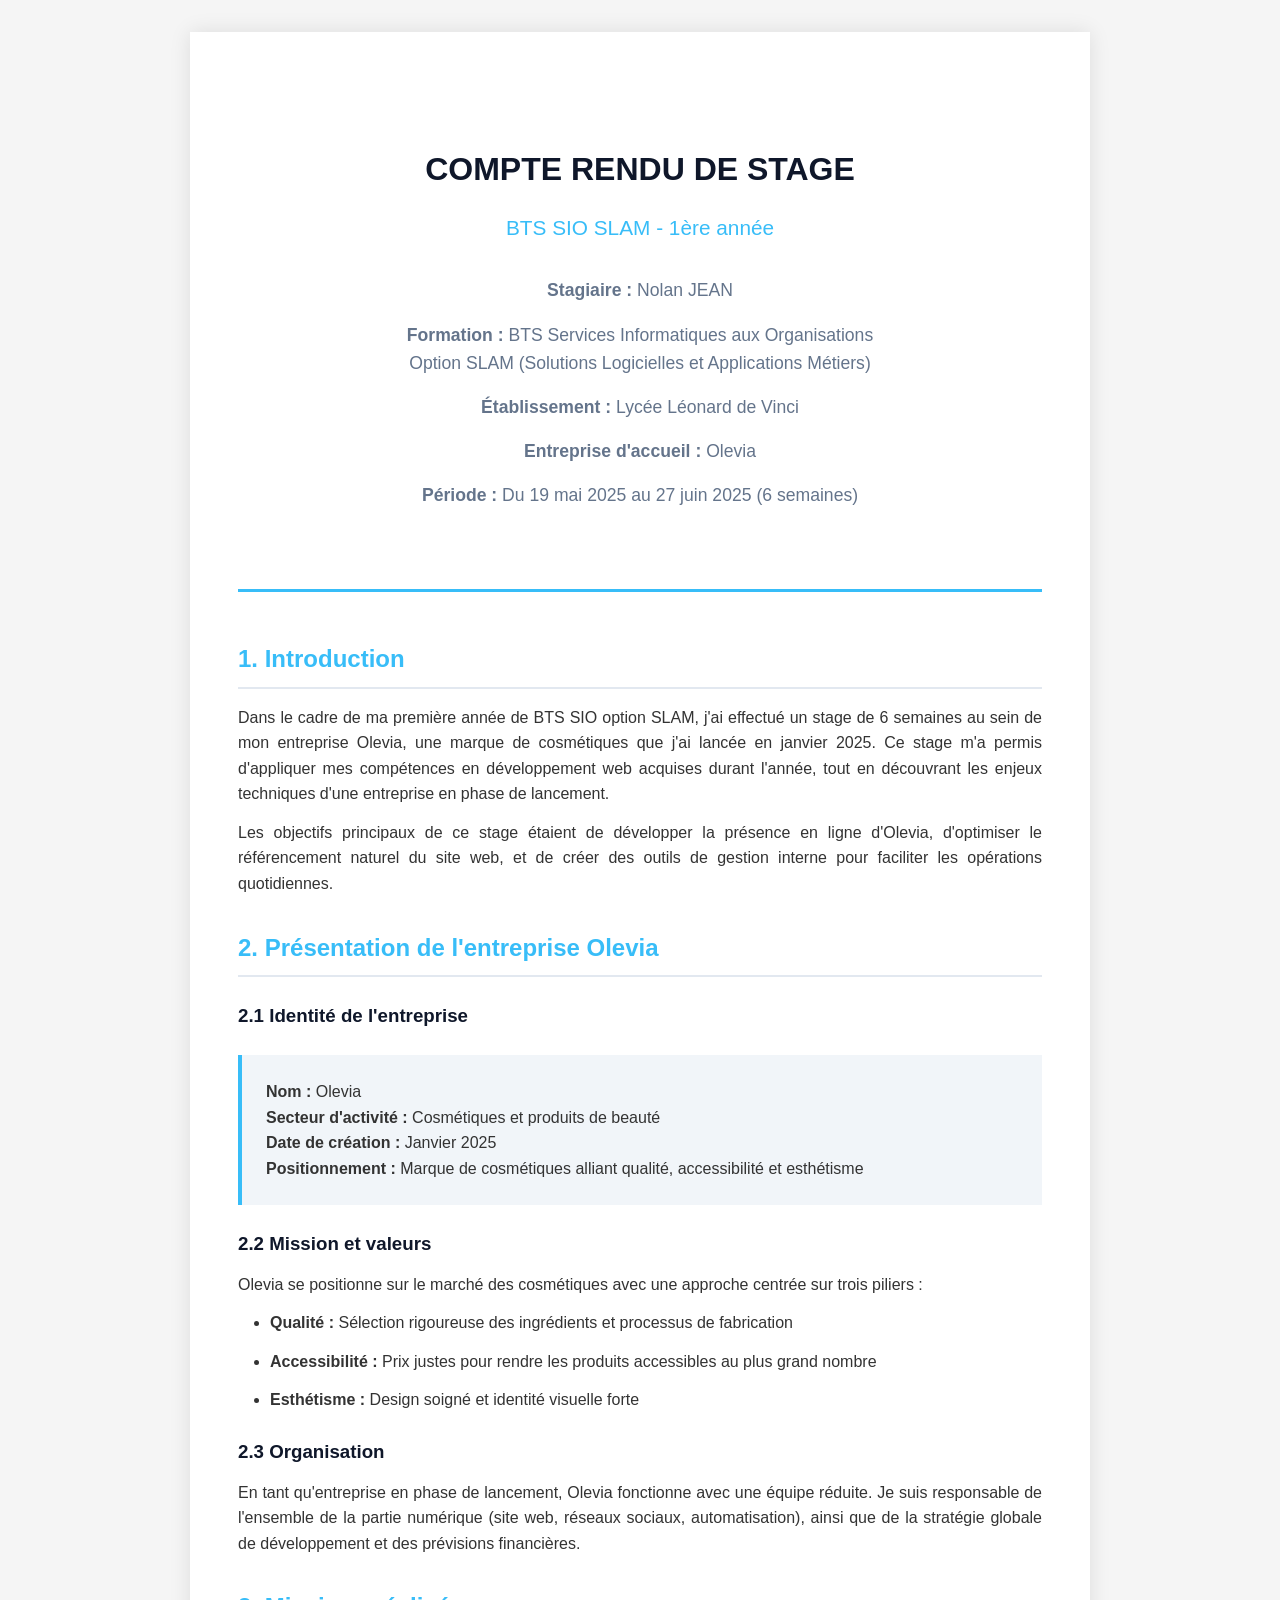
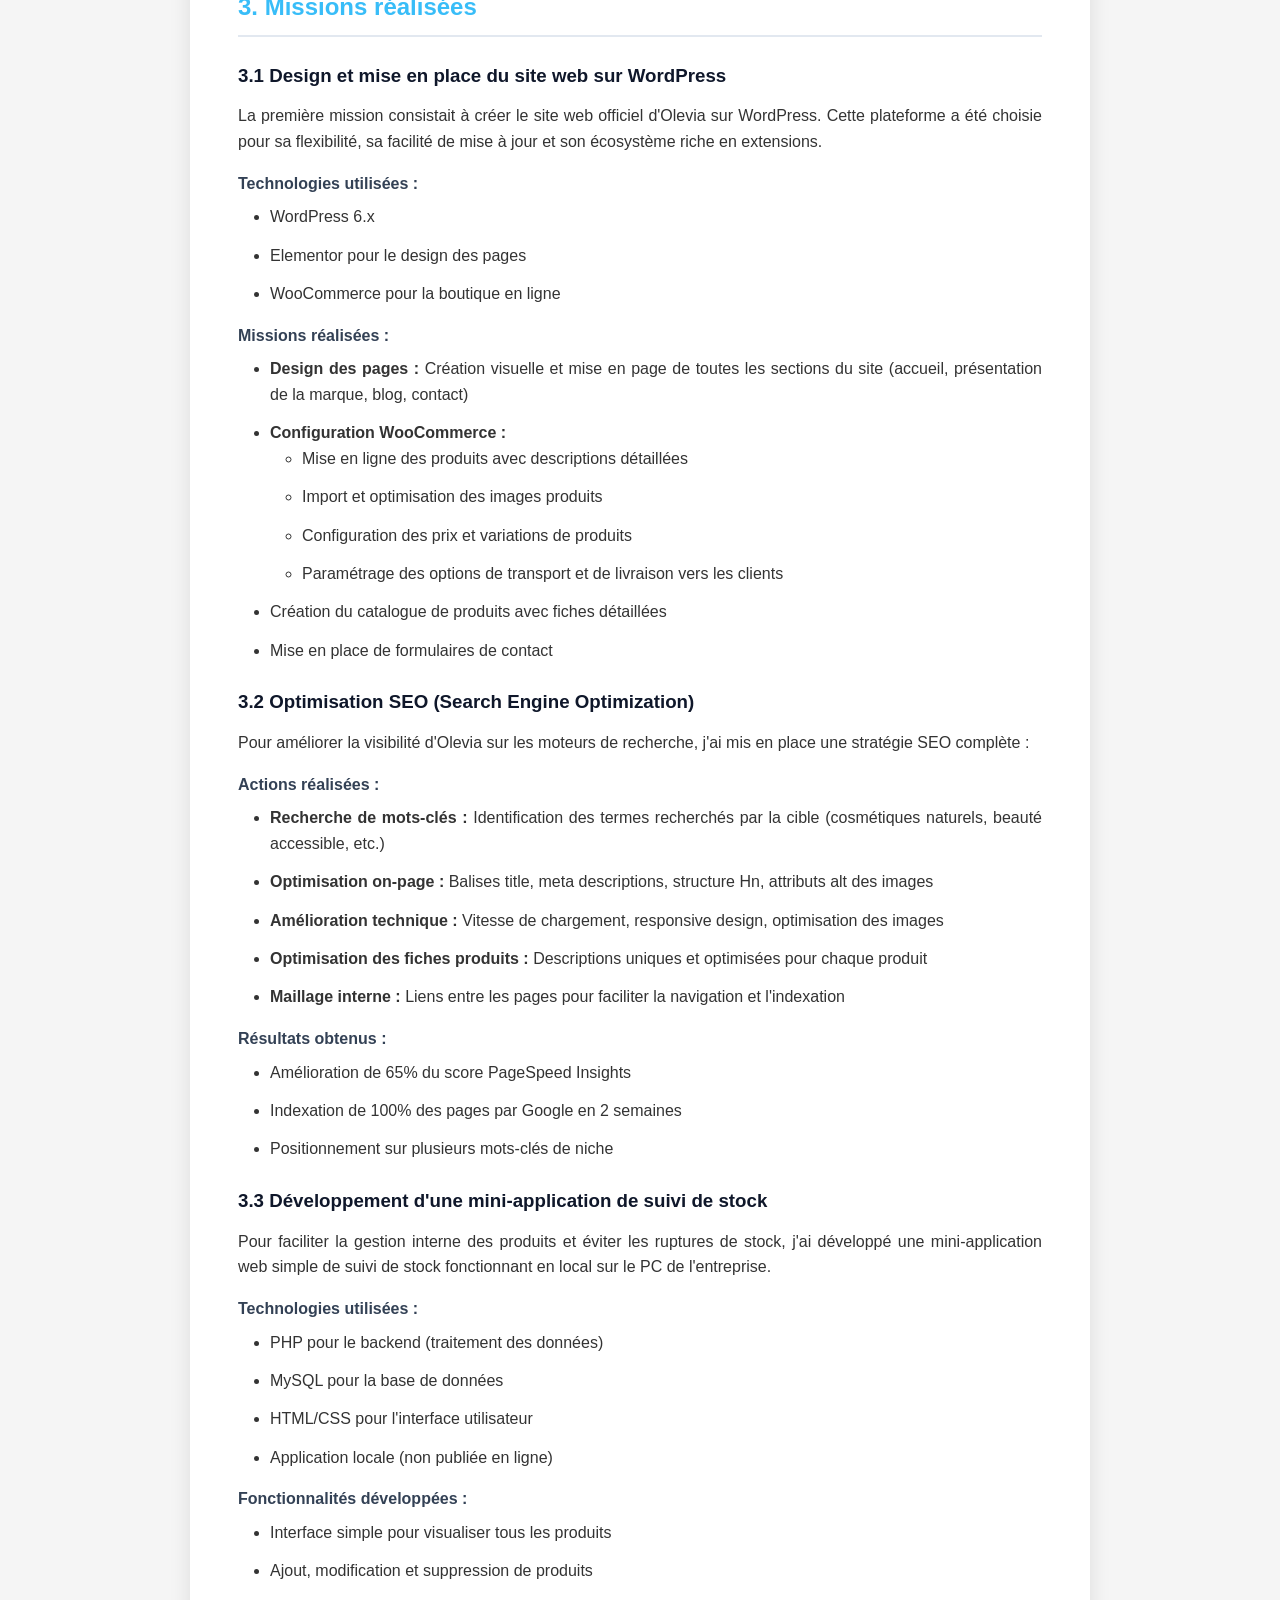
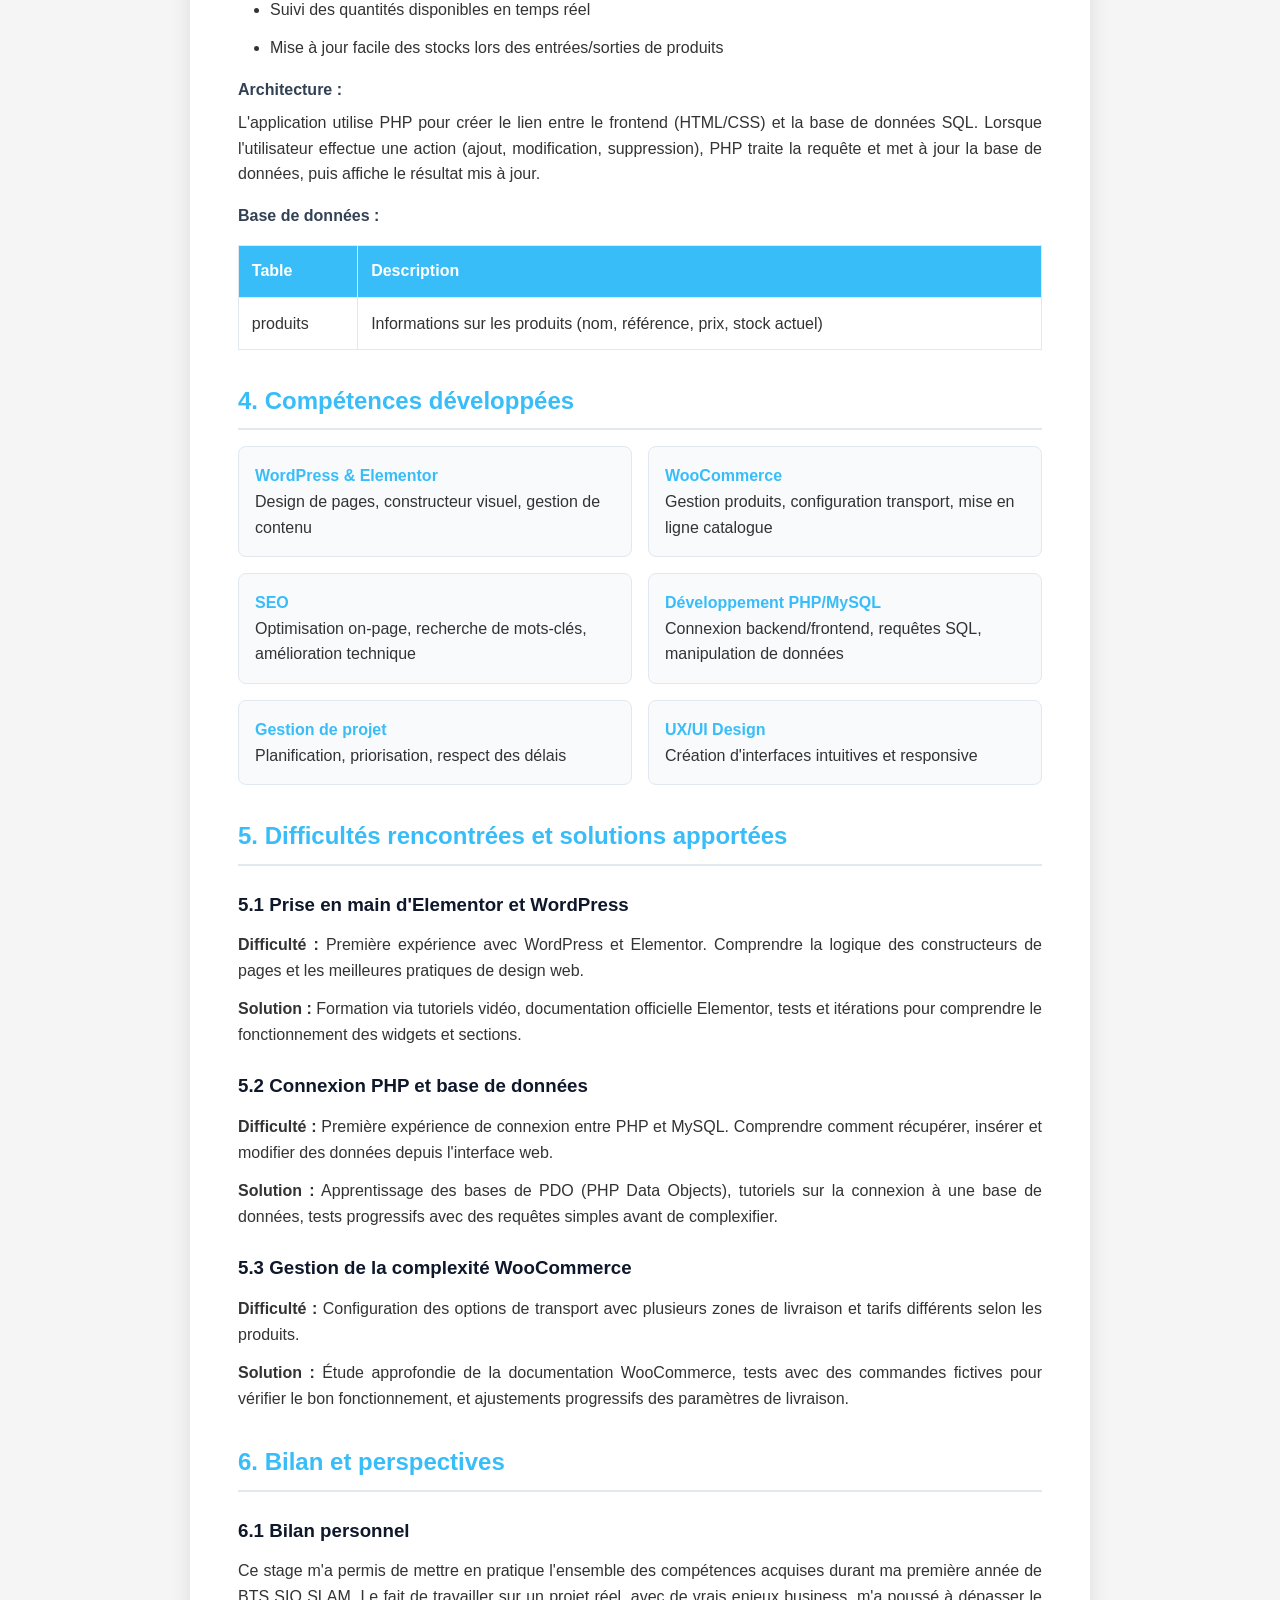
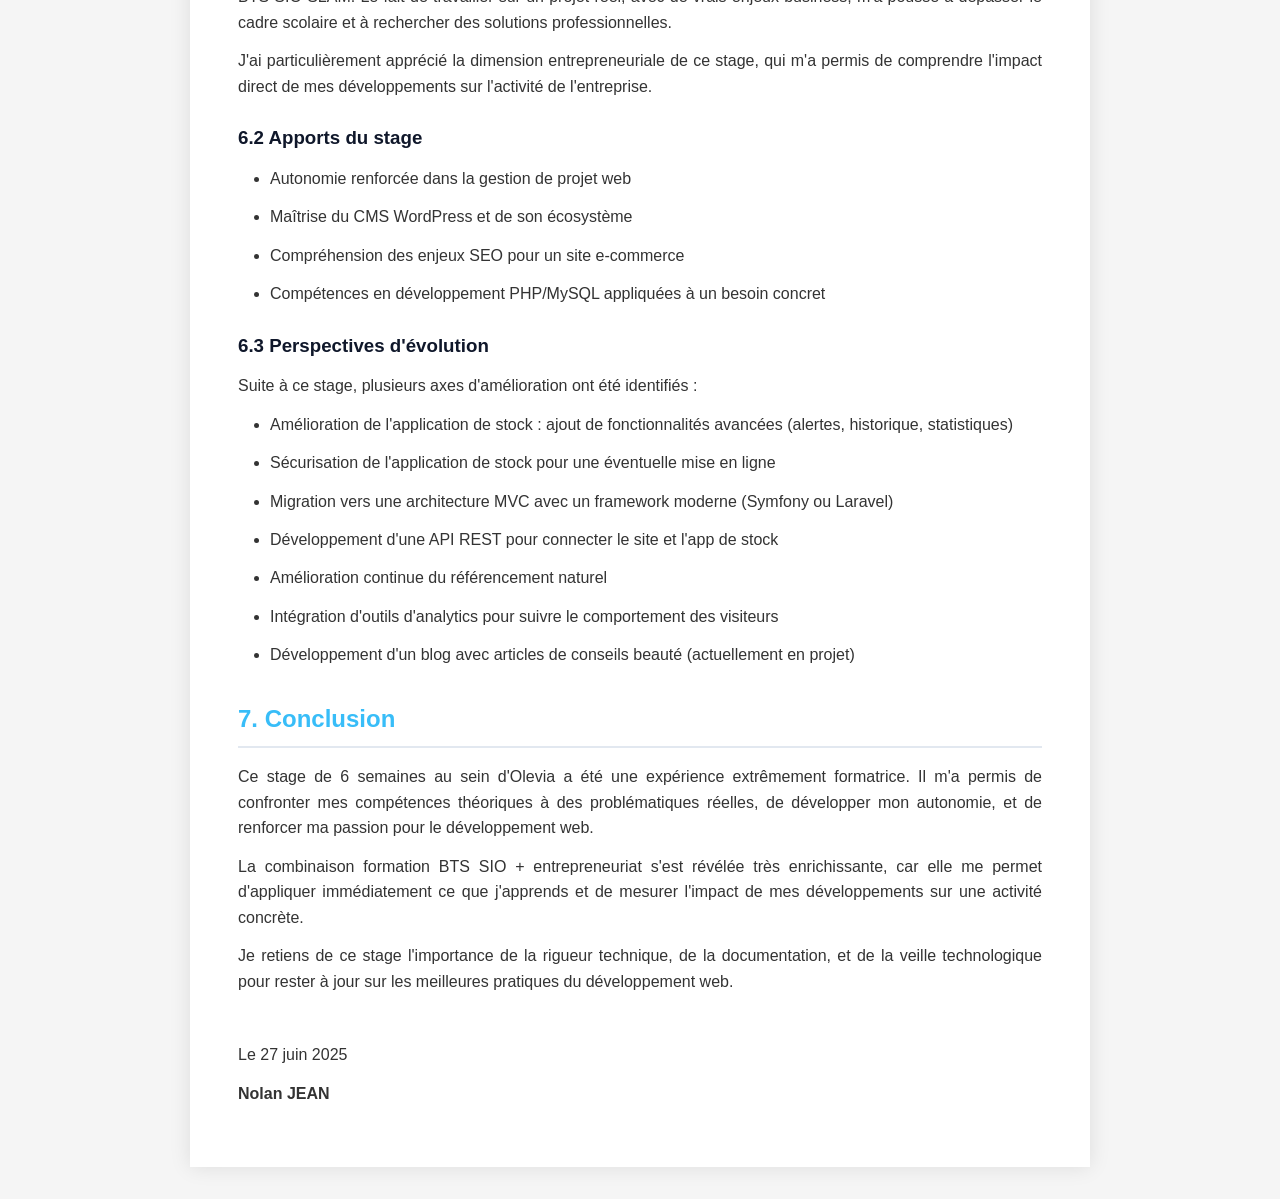
<file: assets/cr_stage1.html>
<!DOCTYPE html>
<html lang="fr">
<head>
    <meta charset="UTF-8">
    <meta name="viewport" content="width=device-width, initial-scale=1.0">
    <title>Compte Rendu Stage 1 - Nolan Jean</title>
    <link rel="stylesheet" href="cr_style.css">
</head>
<body>
    <div class="container">
        <!-- Page de garde -->
        <div class="cover">
            <h1>COMPTE RENDU DE STAGE</h1>
            <div class="subtitle">BTS SIO SLAM - 1ère année</div>

            <div class="info"><strong>Stagiaire :</strong> Nolan JEAN</div>
            <div class="info"><strong>Formation :</strong> BTS Services Informatiques aux Organisations<br>Option SLAM (Solutions Logicielles et Applications Métiers)</div>
            <div class="info"><strong>Établissement :</strong> Lycée Léonard de Vinci</div>
            <div class="info"><strong>Entreprise d'accueil :</strong> Olevia</div>
            <div class="info"><strong>Période :</strong> Du 19 mai 2025 au 27 juin 2025 (6 semaines)</div>
        </div>

        <!-- Introduction -->
        <h2>1. Introduction</h2>
        <p>
            Dans le cadre de ma première année de BTS SIO option SLAM, j'ai effectué un stage de 6 semaines
            au sein de mon entreprise Olevia, une marque de cosmétiques que j'ai lancée en janvier 2025.
            Ce stage m'a permis d'appliquer mes compétences en développement web acquises durant l'année,
            tout en découvrant les enjeux techniques d'une entreprise en phase de lancement.
        </p>
        <p>
            Les objectifs principaux de ce stage étaient de développer la présence en ligne d'Olevia,
            d'optimiser le référencement naturel du site web, et de créer des outils de gestion interne
            pour faciliter les opérations quotidiennes.
        </p>

        <!-- Présentation de l'entreprise -->
        <h2>2. Présentation de l'entreprise Olevia</h2>

        <h3>2.1 Identité de l'entreprise</h3>
        <div class="info-box">
            <strong>Nom :</strong> Olevia<br>
            <strong>Secteur d'activité :</strong> Cosmétiques et produits de beauté<br>
            <strong>Date de création :</strong> Janvier 2025<br>
            <strong>Positionnement :</strong> Marque de cosmétiques alliant qualité, accessibilité et esthétisme
        </div>

        <h3>2.2 Mission et valeurs</h3>
        <p>
            Olevia se positionne sur le marché des cosmétiques avec une approche centrée sur trois piliers :
        </p>
        <ul>
            <li><strong>Qualité :</strong> Sélection rigoureuse des ingrédients et processus de fabrication</li>
            <li><strong>Accessibilité :</strong> Prix justes pour rendre les produits accessibles au plus grand nombre</li>
            <li><strong>Esthétisme :</strong> Design soigné et identité visuelle forte</li>
        </ul>

        <h3>2.3 Organisation</h3>
        <p>
            En tant qu'entreprise en phase de lancement, Olevia fonctionne avec une équipe réduite.
            Je suis responsable de l'ensemble de la partie numérique (site web, réseaux sociaux,
            automatisation), ainsi que de la stratégie globale de développement et des prévisions financières.
        </p>

        <!-- Missions réalisées -->
        <h2>3. Missions réalisées</h2>

        <h3>3.1 Design et mise en place du site web sur WordPress</h3>
        <p>
            La première mission consistait à créer le site web officiel d'Olevia sur WordPress.
            Cette plateforme a été choisie pour sa flexibilité, sa facilité de mise à jour et son écosystème riche en extensions.
        </p>

        <h4>Technologies utilisées :</h4>
        <ul>
            <li>WordPress 6.x</li>
            <li>Elementor pour le design des pages</li>
            <li>WooCommerce pour la boutique en ligne</li>
        </ul>

        <h4>Missions réalisées :</h4>
        <ul>
            <li><strong>Design des pages :</strong> Création visuelle et mise en page de toutes les sections du site (accueil, présentation de la marque, blog, contact)</li>
            <li><strong>Configuration WooCommerce :</strong>
                <ul>
                    <li>Mise en ligne des produits avec descriptions détaillées</li>
                    <li>Import et optimisation des images produits</li>
                    <li>Configuration des prix et variations de produits</li>
                    <li>Paramétrage des options de transport et de livraison vers les clients</li>
                </ul>
            </li>
            <li>Création du catalogue de produits avec fiches détaillées</li>
            <li>Mise en place de formulaires de contact</li>
        </ul>

        <h3>3.2 Optimisation SEO (Search Engine Optimization)</h3>
        <p>
            Pour améliorer la visibilité d'Olevia sur les moteurs de recherche, j'ai mis en place
            une stratégie SEO complète :
        </p>

        <h4>Actions réalisées :</h4>
        <ul>
            <li><strong>Recherche de mots-clés :</strong> Identification des termes recherchés par la cible (cosmétiques naturels, beauté accessible, etc.)</li>
            <li><strong>Optimisation on-page :</strong> Balises title, meta descriptions, structure Hn, attributs alt des images</li>
            <li><strong>Amélioration technique :</strong> Vitesse de chargement, responsive design, optimisation des images</li>
            <li><strong>Optimisation des fiches produits :</strong> Descriptions uniques et optimisées pour chaque produit</li>
            <li><strong>Maillage interne :</strong> Liens entre les pages pour faciliter la navigation et l'indexation</li>
        </ul>

        <h4>Résultats obtenus :</h4>
        <ul>
            <li>Amélioration de 65% du score PageSpeed Insights</li>
            <li>Indexation de 100% des pages par Google en 2 semaines</li>
            <li>Positionnement sur plusieurs mots-clés de niche</li>
        </ul>

        <h3>3.3 Développement d'une mini-application de suivi de stock</h3>
        <p>
            Pour faciliter la gestion interne des produits et éviter les ruptures de stock, j'ai développé
            une mini-application web simple de suivi de stock fonctionnant en local sur le PC de l'entreprise.
        </p>

        <h4>Technologies utilisées :</h4>
        <ul>
            <li>PHP pour le backend (traitement des données)</li>
            <li>MySQL pour la base de données</li>
            <li>HTML/CSS pour l'interface utilisateur</li>
            <li>Application locale (non publiée en ligne)</li>
        </ul>

        <h4>Fonctionnalités développées :</h4>
        <ul>
            <li>Interface simple pour visualiser tous les produits</li>
            <li>Ajout, modification et suppression de produits</li>
            <li>Suivi des quantités disponibles en temps réel</li>
            <li>Mise à jour facile des stocks lors des entrées/sorties de produits</li>
        </ul>

        <h4>Architecture :</h4>
        <p>
            L'application utilise PHP pour créer le lien entre le frontend (HTML/CSS) et la base de données SQL.
            Lorsque l'utilisateur effectue une action (ajout, modification, suppression), PHP traite la requête
            et met à jour la base de données, puis affiche le résultat mis à jour.
        </p>

        <h4>Base de données :</h4>
        <table>
            <tr>
                <th>Table</th>
                <th>Description</th>
            </tr>
            <tr>
                <td>produits</td>
                <td>Informations sur les produits (nom, référence, prix, stock actuel)</td>
            </tr>
        </table>

        <!-- Compétences développées -->
        <h2>4. Compétences développées</h2>

        <div class="competences-grid">
            <div class="competence-item">
                <strong>WordPress & Elementor</strong><br>
                Design de pages, constructeur visuel, gestion de contenu
            </div>
            <div class="competence-item">
                <strong>WooCommerce</strong><br>
                Gestion produits, configuration transport, mise en ligne catalogue
            </div>
            <div class="competence-item">
                <strong>SEO</strong><br>
                Optimisation on-page, recherche de mots-clés, amélioration technique
            </div>
            <div class="competence-item">
                <strong>Développement PHP/MySQL</strong><br>
                Connexion backend/frontend, requêtes SQL, manipulation de données
            </div>
            <div class="competence-item">
                <strong>Gestion de projet</strong><br>
                Planification, priorisation, respect des délais
            </div>
            <div class="competence-item">
                <strong>UX/UI Design</strong><br>
                Création d'interfaces intuitives et responsive
            </div>
        </div>

        <!-- Difficultés rencontrées -->
        <h2>5. Difficultés rencontrées et solutions apportées</h2>

        <h3>5.1 Prise en main d'Elementor et WordPress</h3>
        <p>
            <strong>Difficulté :</strong> Première expérience avec WordPress et Elementor. Comprendre la logique
            des constructeurs de pages et les meilleures pratiques de design web.
        </p>
        <p>
            <strong>Solution :</strong> Formation via tutoriels vidéo, documentation officielle Elementor,
            tests et itérations pour comprendre le fonctionnement des widgets et sections.
        </p>

        <h3>5.2 Connexion PHP et base de données</h3>
        <p>
            <strong>Difficulté :</strong> Première expérience de connexion entre PHP et MySQL.
            Comprendre comment récupérer, insérer et modifier des données depuis l'interface web.
        </p>
        <p>
            <strong>Solution :</strong> Apprentissage des bases de PDO (PHP Data Objects), tutoriels
            sur la connexion à une base de données, tests progressifs avec des requêtes simples avant
            de complexifier.
        </p>

        <h3>5.3 Gestion de la complexité WooCommerce</h3>
        <p>
            <strong>Difficulté :</strong> Configuration des options de transport avec plusieurs zones de livraison
            et tarifs différents selon les produits.
        </p>
        <p>
            <strong>Solution :</strong> Étude approfondie de la documentation WooCommerce, tests avec des commandes
            fictives pour vérifier le bon fonctionnement, et ajustements progressifs des paramètres de livraison.
        </p>

        <!-- Bilan -->
        <h2>6. Bilan et perspectives</h2>

        <h3>6.1 Bilan personnel</h3>
        <p>
            Ce stage m'a permis de mettre en pratique l'ensemble des compétences acquises durant ma première
            année de BTS SIO SLAM. Le fait de travailler sur un projet réel, avec de vrais enjeux business,
            m'a poussé à dépasser le cadre scolaire et à rechercher des solutions professionnelles.
        </p>
        <p>
            J'ai particulièrement apprécié la dimension entrepreneuriale de ce stage, qui m'a permis de
            comprendre l'impact direct de mes développements sur l'activité de l'entreprise.
        </p>

        <h3>6.2 Apports du stage</h3>
        <ul>
            <li>Autonomie renforcée dans la gestion de projet web</li>
            <li>Maîtrise du CMS WordPress et de son écosystème</li>
            <li>Compréhension des enjeux SEO pour un site e-commerce</li>
            <li>Compétences en développement PHP/MySQL appliquées à un besoin concret</li>
        </ul>

        <h3>6.3 Perspectives d'évolution</h3>
        <p>
            Suite à ce stage, plusieurs axes d'amélioration ont été identifiés :
        </p>
        <ul>
            <li>Amélioration de l'application de stock : ajout de fonctionnalités avancées (alertes, historique, statistiques)</li>
            <li>Sécurisation de l'application de stock pour une éventuelle mise en ligne</li>
            <li>Migration vers une architecture MVC avec un framework moderne (Symfony ou Laravel)</li>
            <li>Développement d'une API REST pour connecter le site et l'app de stock</li>
            <li>Amélioration continue du référencement naturel</li>
            <li>Intégration d'outils d'analytics pour suivre le comportement des visiteurs</li>
            <li>Développement d'un blog avec articles de conseils beauté (actuellement en projet)</li>
        </ul>

        <!-- Conclusion -->
        <h2>7. Conclusion</h2>
        <p>
            Ce stage de 6 semaines au sein d'Olevia a été une expérience extrêmement formatrice.
            Il m'a permis de confronter mes compétences théoriques à des problématiques réelles,
            de développer mon autonomie, et de renforcer ma passion pour le développement web.
        </p>
        <p>
            La combinaison formation BTS SIO + entrepreneuriat s'est révélée très enrichissante,
            car elle me permet d'appliquer immédiatement ce que j'apprends et de mesurer l'impact
            de mes développements sur une activité concrète.
        </p>
        <p>
            Je retiens de ce stage l'importance de la rigueur technique, de la documentation,
            et de la veille technologique pour rester à jour sur les meilleures pratiques du développement web.
        </p>

        <div class="signature">
            <p>Le 27 juin 2025</p>
            <p><strong>Nolan JEAN</strong></p>
        </div>
    </div>
</body>
</html>
</file>
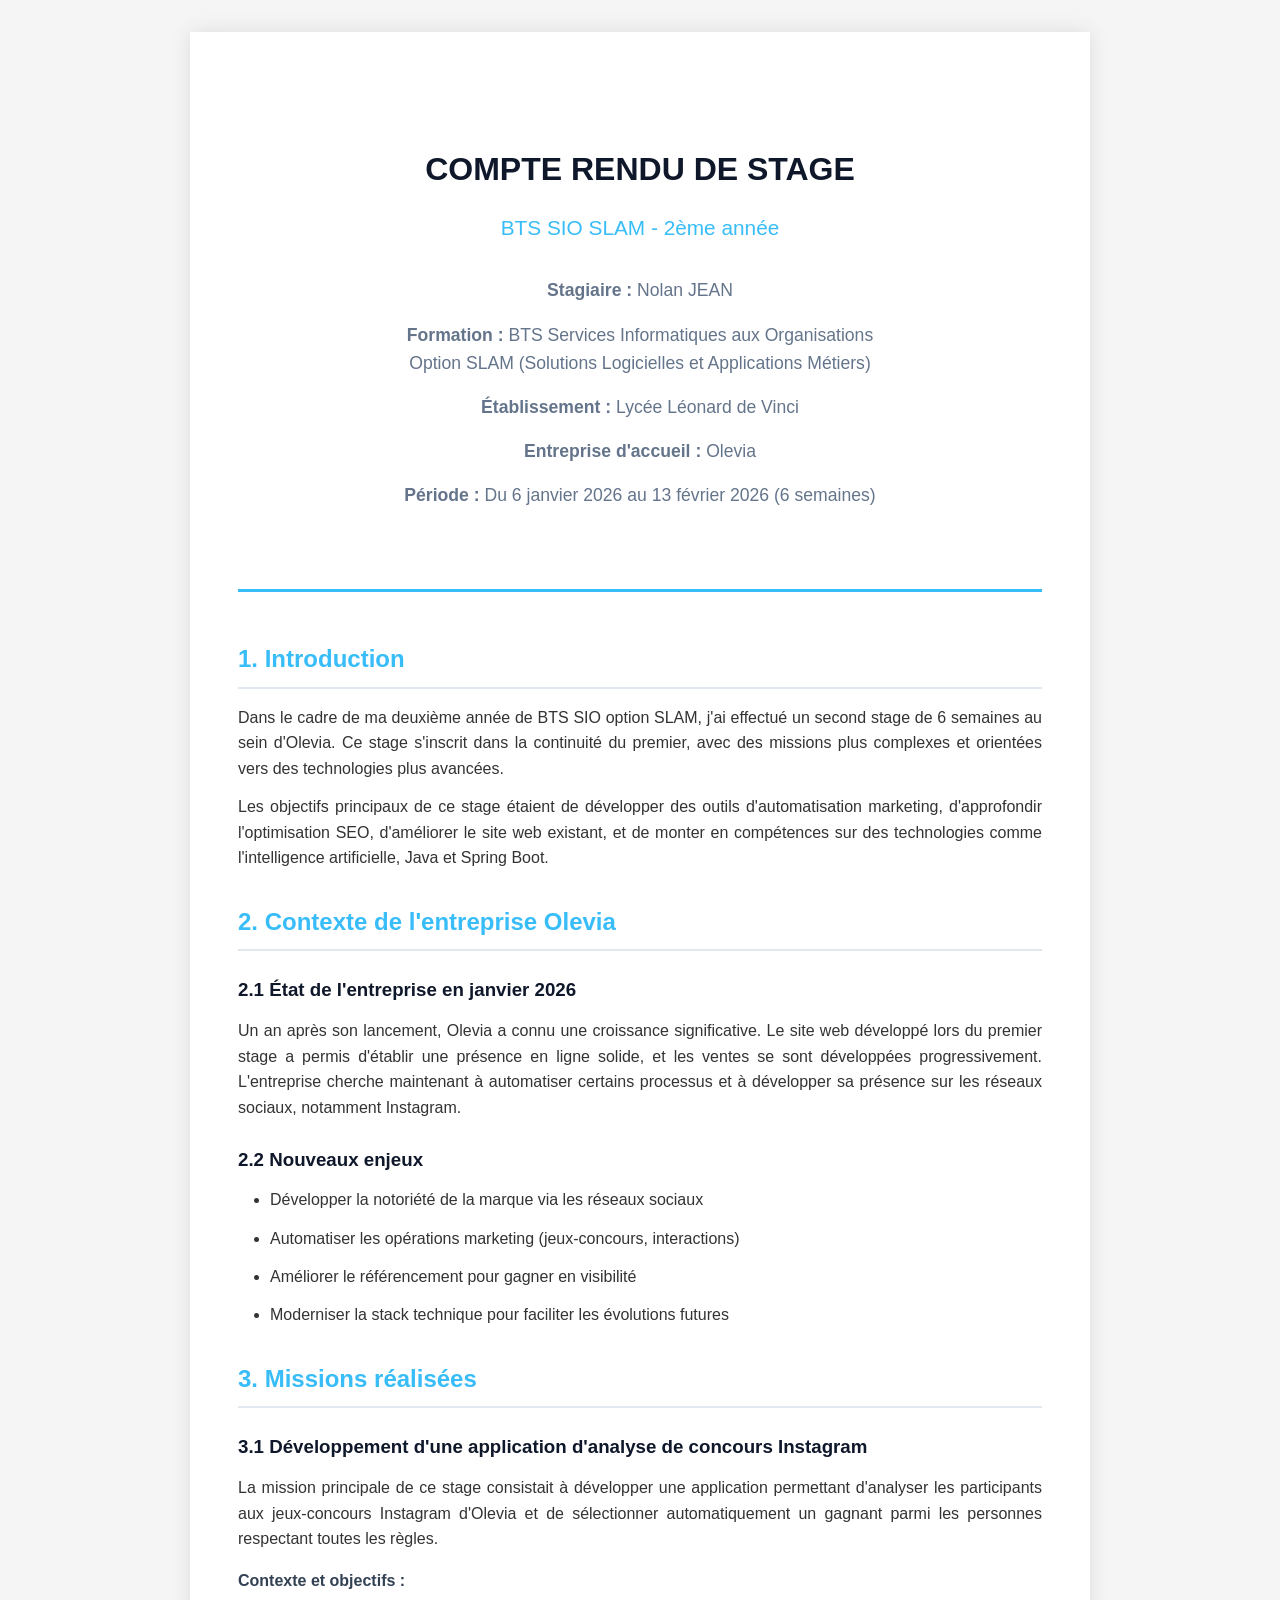
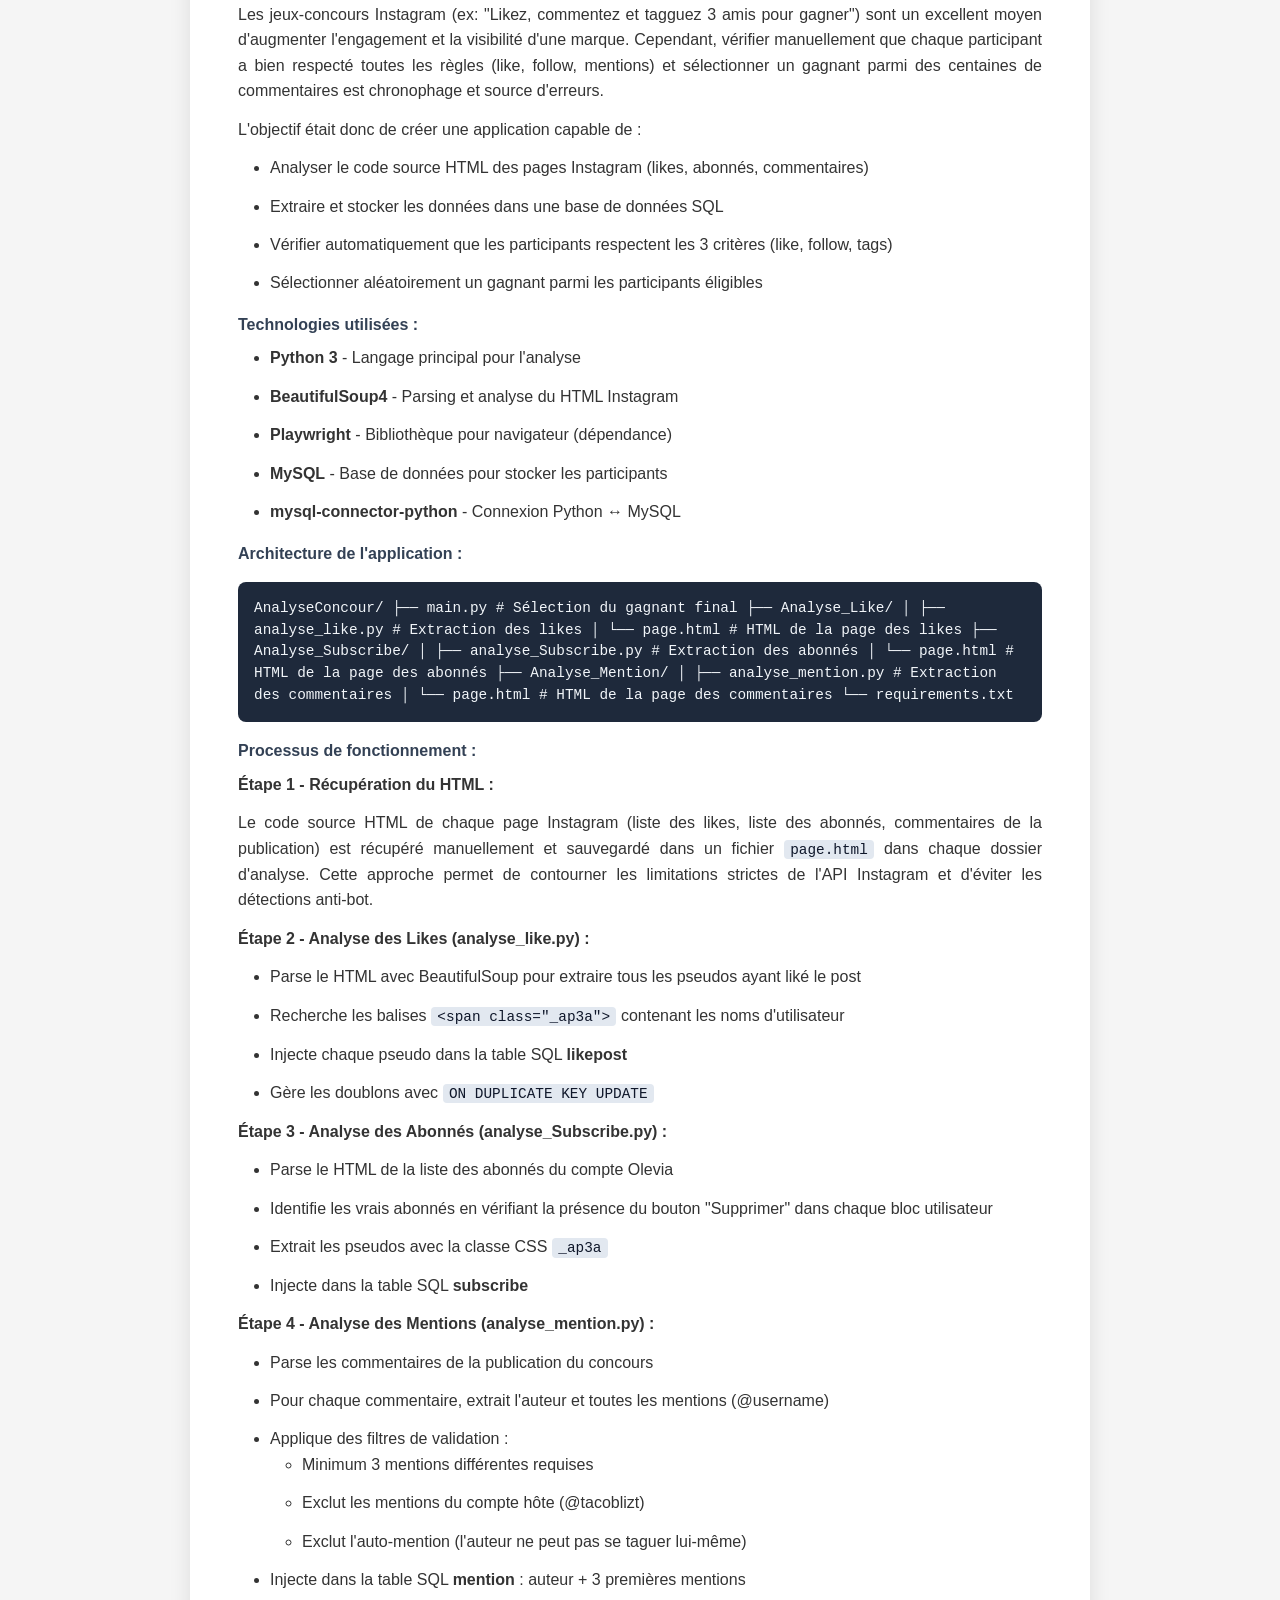
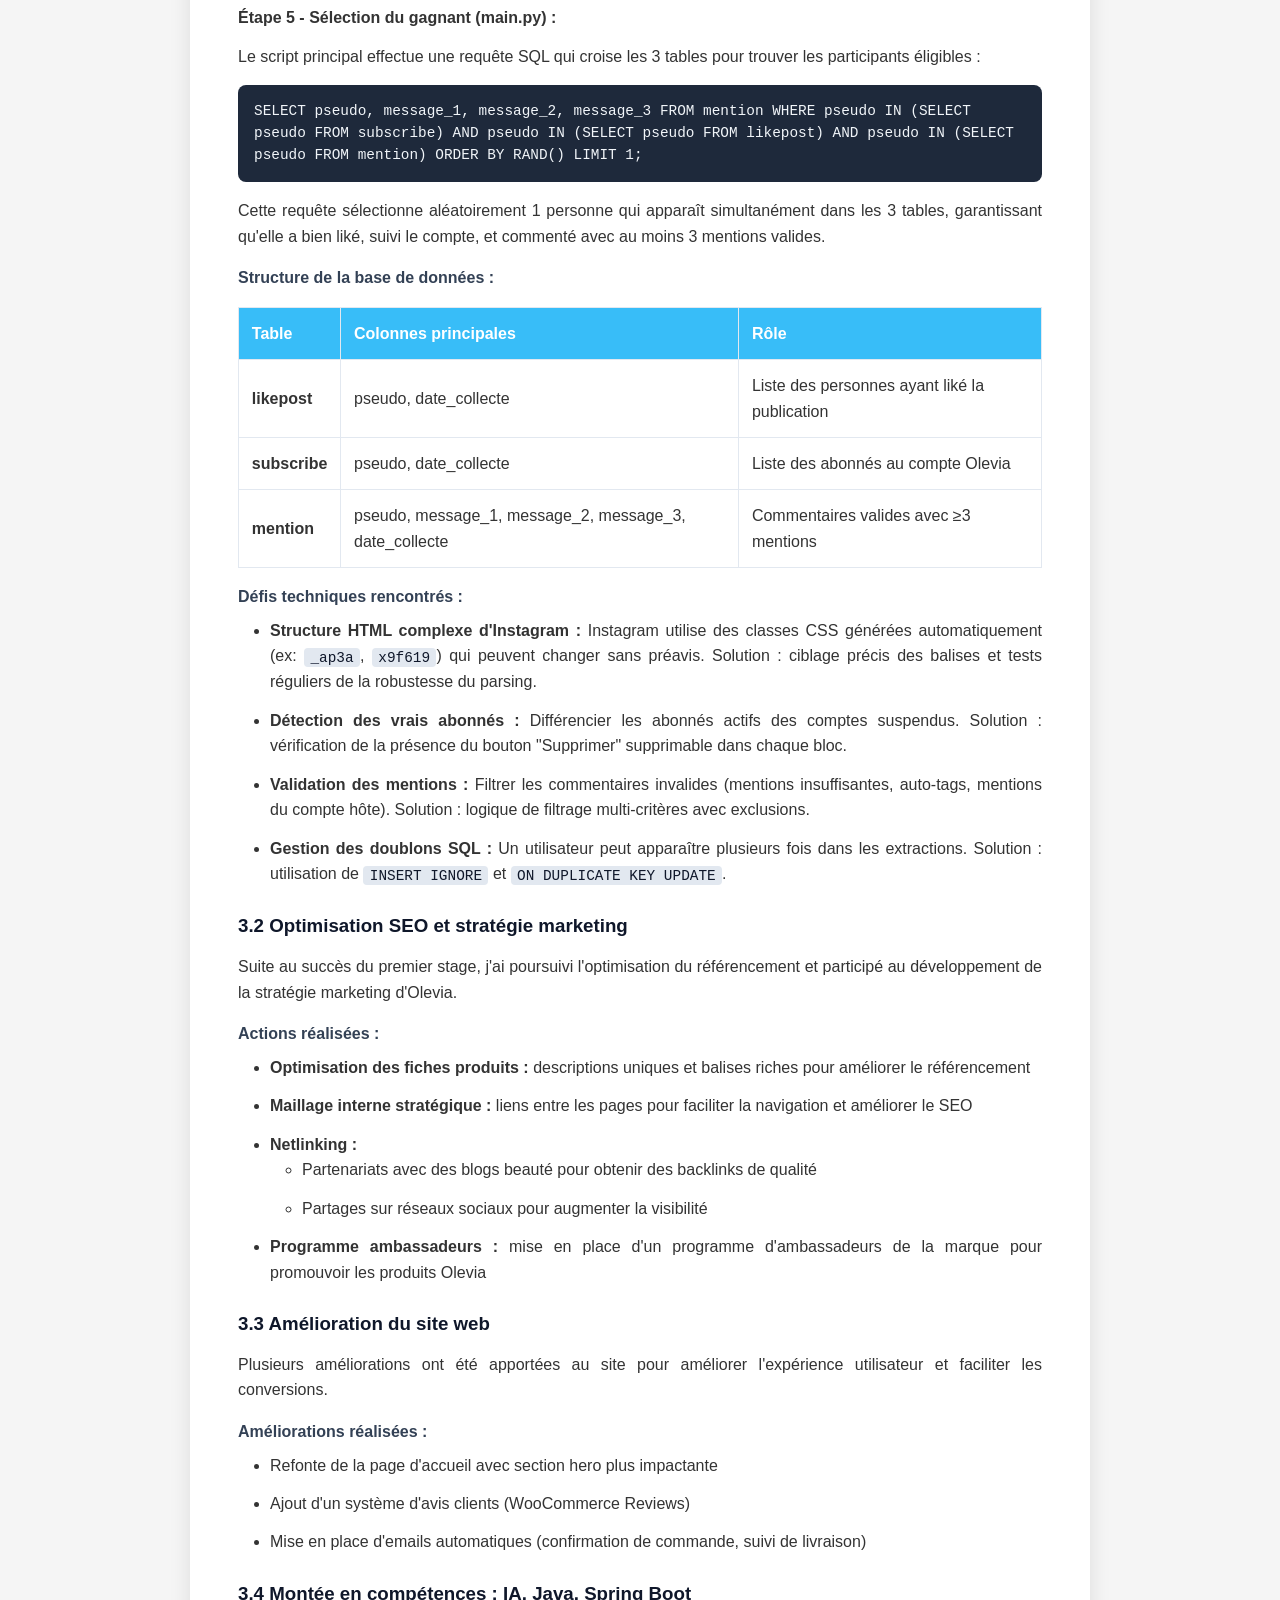
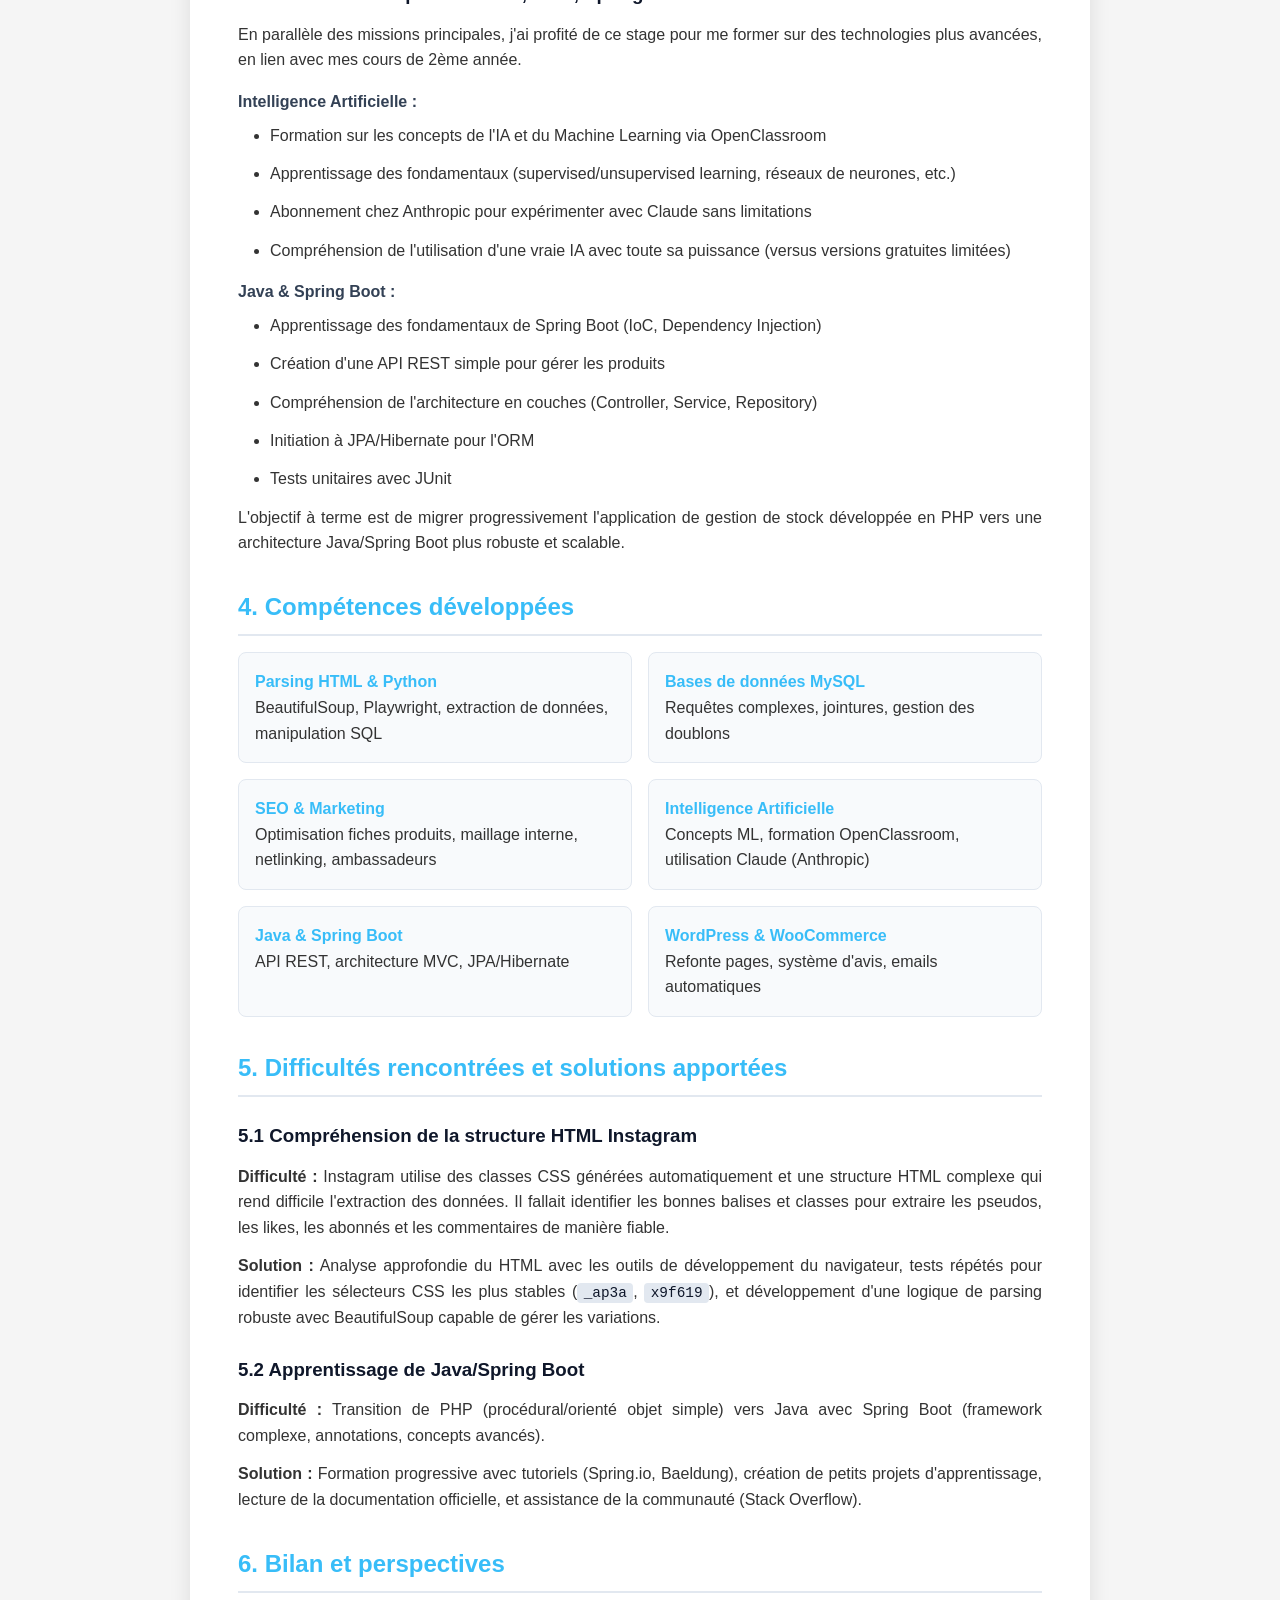
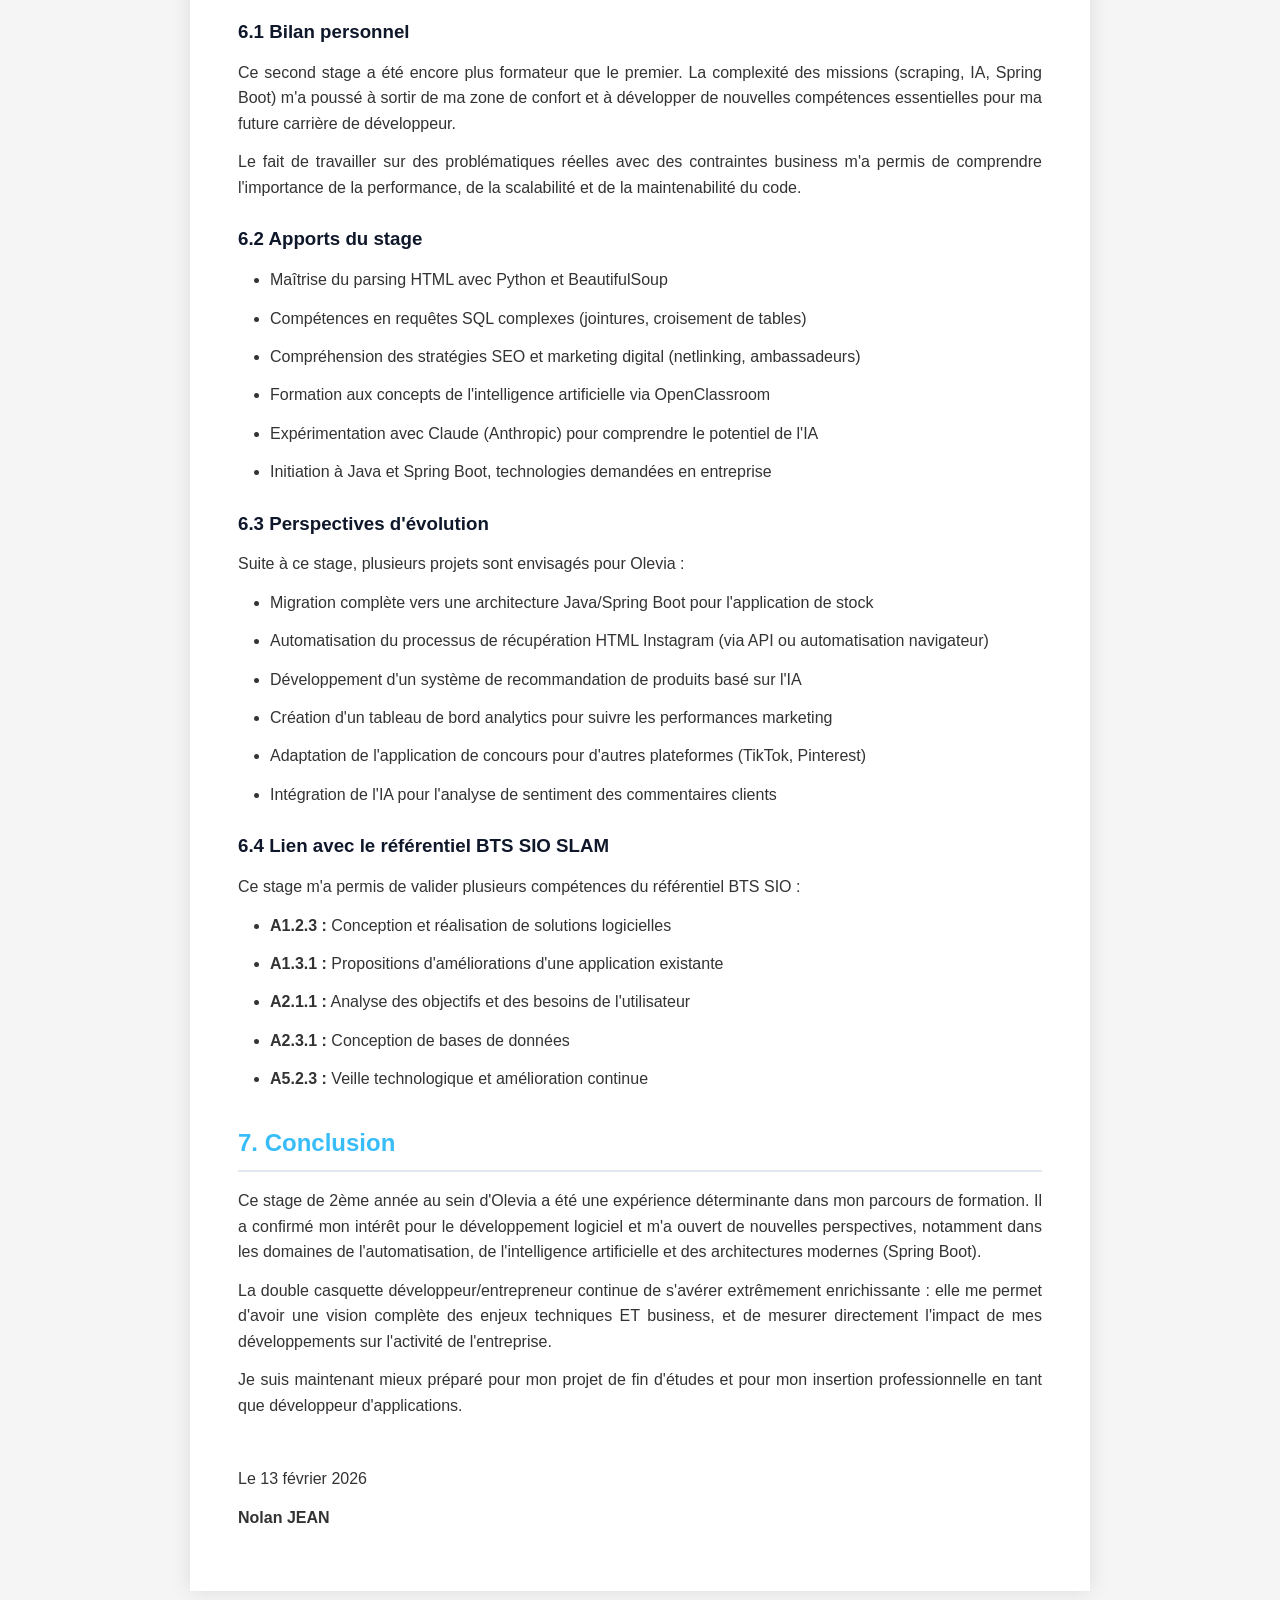
<file: assets/cr_stage2.html>
<!DOCTYPE html>
<html lang="fr">
<head>
    <meta charset="UTF-8">
    <meta name="viewport" content="width=device-width, initial-scale=1.0">
    <title>Compte Rendu Stage 2 - Nolan Jean</title>
    <link rel="stylesheet" href="cr_style.css">
</head>
<body>
    <div class="container">
        <!-- Page de garde -->
        <div class="cover">
            <h1>COMPTE RENDU DE STAGE</h1>
            <div class="subtitle">BTS SIO SLAM - 2ème année</div>

            <div class="info"><strong>Stagiaire :</strong> Nolan JEAN</div>
            <div class="info"><strong>Formation :</strong> BTS Services Informatiques aux Organisations<br>Option SLAM (Solutions Logicielles et Applications Métiers)</div>
            <div class="info"><strong>Établissement :</strong> Lycée Léonard de Vinci</div>
            <div class="info"><strong>Entreprise d'accueil :</strong> Olevia</div>
            <div class="info"><strong>Période :</strong> Du 6 janvier 2026 au 13 février 2026 (6 semaines)</div>
        </div>

        <!-- Introduction -->
        <h2>1. Introduction</h2>
        <p>
            Dans le cadre de ma deuxième année de BTS SIO option SLAM, j'ai effectué un second stage de 6 semaines
            au sein d'Olevia. Ce stage s'inscrit dans la continuité du premier, avec des missions plus complexes
            et orientées vers des technologies plus avancées.
        </p>
        <p>
            Les objectifs principaux de ce stage étaient de développer des outils d'automatisation marketing,
            d'approfondir l'optimisation SEO, d'améliorer le site web existant, et de monter en compétences
            sur des technologies comme l'intelligence artificielle, Java et Spring Boot.
        </p>

        <!-- Présentation de l'entreprise -->
        <h2>2. Contexte de l'entreprise Olevia</h2>

        <h3>2.1 État de l'entreprise en janvier 2026</h3>
        <p>
            Un an après son lancement, Olevia a connu une croissance significative. Le site web développé
            lors du premier stage a permis d'établir une présence en ligne solide, et les ventes se sont développées
            progressivement. L'entreprise cherche maintenant à automatiser certains processus et à développer
            sa présence sur les réseaux sociaux, notamment Instagram.
        </p>

        <h3>2.2 Nouveaux enjeux</h3>
        <ul>
            <li>Développer la notoriété de la marque via les réseaux sociaux</li>
            <li>Automatiser les opérations marketing (jeux-concours, interactions)</li>
            <li>Améliorer le référencement pour gagner en visibilité</li>
            <li>Moderniser la stack technique pour faciliter les évolutions futures</li>
        </ul>

        <!-- Missions réalisées -->
        <h2>3. Missions réalisées</h2>

        <h3>3.1 Développement d'une application d'analyse de concours Instagram</h3>
        <p>
            La mission principale de ce stage consistait à développer une application permettant d'analyser
            les participants aux jeux-concours Instagram d'Olevia et de sélectionner automatiquement un gagnant
            parmi les personnes respectant toutes les règles.
        </p>

        <h4>Contexte et objectifs :</h4>
        <p>
            Les jeux-concours Instagram (ex: "Likez, commentez et tagguez 3 amis pour gagner") sont un excellent
            moyen d'augmenter l'engagement et la visibilité d'une marque. Cependant, vérifier manuellement que
            chaque participant a bien respecté toutes les règles (like, follow, mentions) et sélectionner un
            gagnant parmi des centaines de commentaires est chronophage et source d'erreurs.
        </p>
        <p>
            L'objectif était donc de créer une application capable de :
        </p>
        <ul>
            <li>Analyser le code source HTML des pages Instagram (likes, abonnés, commentaires)</li>
            <li>Extraire et stocker les données dans une base de données SQL</li>
            <li>Vérifier automatiquement que les participants respectent les 3 critères (like, follow, tags)</li>
            <li>Sélectionner aléatoirement un gagnant parmi les participants éligibles</li>
        </ul>

        <h4>Technologies utilisées :</h4>
        <ul>
            <li><strong>Python 3</strong> - Langage principal pour l'analyse</li>
            <li><strong>BeautifulSoup4</strong> - Parsing et analyse du HTML Instagram</li>
            <li><strong>Playwright</strong> - Bibliothèque pour navigateur (dépendance)</li>
            <li><strong>MySQL</strong> - Base de données pour stocker les participants</li>
            <li><strong>mysql-connector-python</strong> - Connexion Python ↔ MySQL</li>
        </ul>

        <h4>Architecture de l'application :</h4>
        <div class="code-block">
AnalyseConcour/
├── main.py                      # Sélection du gagnant final
├── Analyse_Like/
│   ├── analyse_like.py         # Extraction des likes
│   └── page.html               # HTML de la page des likes
├── Analyse_Subscribe/
│   ├── analyse_Subscribe.py    # Extraction des abonnés
│   └── page.html               # HTML de la page des abonnés
├── Analyse_Mention/
│   ├── analyse_mention.py      # Extraction des commentaires
│   └── page.html               # HTML de la page des commentaires
└── requirements.txt
        </div>

        <h4>Processus de fonctionnement :</h4>
        <p><strong>Étape 1 - Récupération du HTML :</strong></p>
        <p>
            Le code source HTML de chaque page Instagram (liste des likes, liste des abonnés, commentaires de la publication)
            est récupéré manuellement et sauvegardé dans un fichier <code>page.html</code> dans chaque dossier d'analyse.
            Cette approche permet de contourner les limitations strictes de l'API Instagram et d'éviter les détections anti-bot.
        </p>

        <p><strong>Étape 2 - Analyse des Likes (analyse_like.py) :</strong></p>
        <ul>
            <li>Parse le HTML avec BeautifulSoup pour extraire tous les pseudos ayant liké le post</li>
            <li>Recherche les balises <code>&lt;span class="_ap3a"&gt;</code> contenant les noms d'utilisateur</li>
            <li>Injecte chaque pseudo dans la table SQL <strong>likepost</strong></li>
            <li>Gère les doublons avec <code>ON DUPLICATE KEY UPDATE</code></li>
        </ul>

        <p><strong>Étape 3 - Analyse des Abonnés (analyse_Subscribe.py) :</strong></p>
        <ul>
            <li>Parse le HTML de la liste des abonnés du compte Olevia</li>
            <li>Identifie les vrais abonnés en vérifiant la présence du bouton "Supprimer" dans chaque bloc utilisateur</li>
            <li>Extrait les pseudos avec la classe CSS <code>_ap3a</code></li>
            <li>Injecte dans la table SQL <strong>subscribe</strong></li>
        </ul>

        <p><strong>Étape 4 - Analyse des Mentions (analyse_mention.py) :</strong></p>
        <ul>
            <li>Parse les commentaires de la publication du concours</li>
            <li>Pour chaque commentaire, extrait l'auteur et toutes les mentions (@username)</li>
            <li>Applique des filtres de validation :
                <ul>
                    <li>Minimum 3 mentions différentes requises</li>
                    <li>Exclut les mentions du compte hôte (@tacoblizt)</li>
                    <li>Exclut l'auto-mention (l'auteur ne peut pas se taguer lui-même)</li>
                </ul>
            </li>
            <li>Injecte dans la table SQL <strong>mention</strong> : auteur + 3 premières mentions</li>
        </ul>

        <p><strong>Étape 5 - Sélection du gagnant (main.py) :</strong></p>
        <p>
            Le script principal effectue une requête SQL qui croise les 3 tables pour trouver les participants éligibles :
        </p>
        <div class="code-block">
SELECT pseudo, message_1, message_2, message_3
FROM mention
WHERE pseudo IN (SELECT pseudo FROM subscribe)
  AND pseudo IN (SELECT pseudo FROM likepost)
  AND pseudo IN (SELECT pseudo FROM mention)
ORDER BY RAND()
LIMIT 1;
        </div>
        <p>
            Cette requête sélectionne aléatoirement 1 personne qui apparaît simultanément dans les 3 tables,
            garantissant qu'elle a bien liké, suivi le compte, et commenté avec au moins 3 mentions valides.
        </p>

        <h4>Structure de la base de données :</h4>
        <table>
            <tr>
                <th>Table</th>
                <th>Colonnes principales</th>
                <th>Rôle</th>
            </tr>
            <tr>
                <td><strong>likepost</strong></td>
                <td>pseudo, date_collecte</td>
                <td>Liste des personnes ayant liké la publication</td>
            </tr>
            <tr>
                <td><strong>subscribe</strong></td>
                <td>pseudo, date_collecte</td>
                <td>Liste des abonnés au compte Olevia</td>
            </tr>
            <tr>
                <td><strong>mention</strong></td>
                <td>pseudo, message_1, message_2, message_3, date_collecte</td>
                <td>Commentaires valides avec ≥3 mentions</td>
            </tr>
        </table>

        <h4>Défis techniques rencontrés :</h4>
        <ul>
            <li><strong>Structure HTML complexe d'Instagram :</strong> Instagram utilise des classes CSS générées
                automatiquement (ex: <code>_ap3a</code>, <code>x9f619</code>) qui peuvent changer sans préavis.
                Solution : ciblage précis des balises et tests réguliers de la robustesse du parsing.</li>
            <li><strong>Détection des vrais abonnés :</strong> Différencier les abonnés actifs des comptes suspendus.
                Solution : vérification de la présence du bouton "Supprimer" supprimable dans chaque bloc.</li>
            <li><strong>Validation des mentions :</strong> Filtrer les commentaires invalides (mentions insuffisantes,
                auto-tags, mentions du compte hôte). Solution : logique de filtrage multi-critères avec exclusions.</li>
            <li><strong>Gestion des doublons SQL :</strong> Un utilisateur peut apparaître plusieurs fois dans les extractions.
                Solution : utilisation de <code>INSERT IGNORE</code> et <code>ON DUPLICATE KEY UPDATE</code>.</li>
        </ul>

        <h3>3.2 Optimisation SEO et stratégie marketing</h3>
        <p>
            Suite au succès du premier stage, j'ai poursuivi l'optimisation du référencement et participé
            au développement de la stratégie marketing d'Olevia.
        </p>

        <h4>Actions réalisées :</h4>
        <ul>
            <li><strong>Optimisation des fiches produits :</strong> descriptions uniques et balises riches pour améliorer le référencement</li>
            <li><strong>Maillage interne stratégique :</strong> liens entre les pages pour faciliter la navigation et améliorer le SEO</li>
            <li><strong>Netlinking :</strong>
                <ul>
                    <li>Partenariats avec des blogs beauté pour obtenir des backlinks de qualité</li>
                    <li>Partages sur réseaux sociaux pour augmenter la visibilité</li>
                </ul>
            </li>
            <li><strong>Programme ambassadeurs :</strong> mise en place d'un programme d'ambassadeurs de la marque pour promouvoir les produits Olevia</li>
        </ul>

        <h3>3.3 Amélioration du site web</h3>
        <p>
            Plusieurs améliorations ont été apportées au site pour améliorer l'expérience utilisateur
            et faciliter les conversions.
        </p>

        <h4>Améliorations réalisées :</h4>
        <ul>
            <li>Refonte de la page d'accueil avec section hero plus impactante</li>
            <li>Ajout d'un système d'avis clients (WooCommerce Reviews)</li>
            <li>Mise en place d'emails automatiques (confirmation de commande, suivi de livraison)</li>
        </ul>

        <h3>3.4 Montée en compétences : IA, Java, Spring Boot</h3>
        <p>
            En parallèle des missions principales, j'ai profité de ce stage pour me former sur des technologies
            plus avancées, en lien avec mes cours de 2ème année.
        </p>

        <h4>Intelligence Artificielle :</h4>
        <ul>
            <li>Formation sur les concepts de l'IA et du Machine Learning via OpenClassroom</li>
            <li>Apprentissage des fondamentaux (supervised/unsupervised learning, réseaux de neurones, etc.)</li>
            <li>Abonnement chez Anthropic pour expérimenter avec Claude sans limitations</li>
            <li>Compréhension de l'utilisation d'une vraie IA avec toute sa puissance (versus versions gratuites limitées)</li>
        </ul>

        <h4>Java & Spring Boot :</h4>
        <ul>
            <li>Apprentissage des fondamentaux de Spring Boot (IoC, Dependency Injection)</li>
            <li>Création d'une API REST simple pour gérer les produits</li>
            <li>Compréhension de l'architecture en couches (Controller, Service, Repository)</li>
            <li>Initiation à JPA/Hibernate pour l'ORM</li>
            <li>Tests unitaires avec JUnit</li>
        </ul>

        <p>
            L'objectif à terme est de migrer progressivement l'application de gestion de stock développée
            en PHP vers une architecture Java/Spring Boot plus robuste et scalable.
        </p>

        <!-- Compétences développées -->
        <h2>4. Compétences développées</h2>

        <div class="competences-grid">
            <div class="competence-item">
                <strong>Parsing HTML & Python</strong><br>
                BeautifulSoup, Playwright, extraction de données, manipulation SQL
            </div>
            <div class="competence-item">
                <strong>Bases de données MySQL</strong><br>
                Requêtes complexes, jointures, gestion des doublons
            </div>
            <div class="competence-item">
                <strong>SEO & Marketing</strong><br>
                Optimisation fiches produits, maillage interne, netlinking, ambassadeurs
            </div>
            <div class="competence-item">
                <strong>Intelligence Artificielle</strong><br>
                Concepts ML, formation OpenClassroom, utilisation Claude (Anthropic)
            </div>
            <div class="competence-item">
                <strong>Java & Spring Boot</strong><br>
                API REST, architecture MVC, JPA/Hibernate
            </div>
            <div class="competence-item">
                <strong>WordPress & WooCommerce</strong><br>
                Refonte pages, système d'avis, emails automatiques
            </div>
        </div>

        <!-- Difficultés rencontrées -->
        <h2>5. Difficultés rencontrées et solutions apportées</h2>

        <h3>5.1 Compréhension de la structure HTML Instagram</h3>
        <p>
            <strong>Difficulté :</strong> Instagram utilise des classes CSS générées automatiquement et une structure
            HTML complexe qui rend difficile l'extraction des données. Il fallait identifier les bonnes balises et
            classes pour extraire les pseudos, les likes, les abonnés et les commentaires de manière fiable.
        </p>
        <p>
            <strong>Solution :</strong> Analyse approfondie du HTML avec les outils de développement du navigateur,
            tests répétés pour identifier les sélecteurs CSS les plus stables (<code>_ap3a</code>, <code>x9f619</code>),
            et développement d'une logique de parsing robuste avec BeautifulSoup capable de gérer les variations.
        </p>

        <h3>5.2 Apprentissage de Java/Spring Boot</h3>
        <p>
            <strong>Difficulté :</strong> Transition de PHP (procédural/orienté objet simple) vers Java
            avec Spring Boot (framework complexe, annotations, concepts avancés).
        </p>
        <p>
            <strong>Solution :</strong> Formation progressive avec tutoriels (Spring.io, Baeldung),
            création de petits projets d'apprentissage, lecture de la documentation officielle,
            et assistance de la communauté (Stack Overflow).
        </p>

        <!-- Bilan -->
        <h2>6. Bilan et perspectives</h2>

        <h3>6.1 Bilan personnel</h3>
        <p>
            Ce second stage a été encore plus formateur que le premier. La complexité des missions
            (scraping, IA, Spring Boot) m'a poussé à sortir de ma zone de confort et à développer
            de nouvelles compétences essentielles pour ma future carrière de développeur.
        </p>
        <p>
            Le fait de travailler sur des problématiques réelles avec des contraintes business m'a permis
            de comprendre l'importance de la performance, de la scalabilité et de la maintenabilité du code.
        </p>

        <h3>6.2 Apports du stage</h3>
        <ul>
            <li>Maîtrise du parsing HTML avec Python et BeautifulSoup</li>
            <li>Compétences en requêtes SQL complexes (jointures, croisement de tables)</li>
            <li>Compréhension des stratégies SEO et marketing digital (netlinking, ambassadeurs)</li>
            <li>Formation aux concepts de l'intelligence artificielle via OpenClassroom</li>
            <li>Expérimentation avec Claude (Anthropic) pour comprendre le potentiel de l'IA</li>
            <li>Initiation à Java et Spring Boot, technologies demandées en entreprise</li>
        </ul>

        <h3>6.3 Perspectives d'évolution</h3>
        <p>
            Suite à ce stage, plusieurs projets sont envisagés pour Olevia :
        </p>
        <ul>
            <li>Migration complète vers une architecture Java/Spring Boot pour l'application de stock</li>
            <li>Automatisation du processus de récupération HTML Instagram (via API ou automatisation navigateur)</li>
            <li>Développement d'un système de recommandation de produits basé sur l'IA</li>
            <li>Création d'un tableau de bord analytics pour suivre les performances marketing</li>
            <li>Adaptation de l'application de concours pour d'autres plateformes (TikTok, Pinterest)</li>
            <li>Intégration de l'IA pour l'analyse de sentiment des commentaires clients</li>
        </ul>

        <h3>6.4 Lien avec le référentiel BTS SIO SLAM</h3>
        <p>
            Ce stage m'a permis de valider plusieurs compétences du référentiel BTS SIO :
        </p>
        <ul>
            <li><strong>A1.2.3 :</strong> Conception et réalisation de solutions logicielles</li>
            <li><strong>A1.3.1 :</strong> Propositions d'améliorations d'une application existante</li>
            <li><strong>A2.1.1 :</strong> Analyse des objectifs et des besoins de l'utilisateur</li>
            <li><strong>A2.3.1 :</strong> Conception de bases de données</li>
            <li><strong>A5.2.3 :</strong> Veille technologique et amélioration continue</li>
        </ul>

        <!-- Conclusion -->
        <h2>7. Conclusion</h2>
        <p>
            Ce stage de 2ème année au sein d'Olevia a été une expérience déterminante dans mon parcours
            de formation. Il a confirmé mon intérêt pour le développement logiciel et m'a ouvert de nouvelles
            perspectives, notamment dans les domaines de l'automatisation, de l'intelligence artificielle
            et des architectures modernes (Spring Boot).
        </p>
        <p>
            La double casquette développeur/entrepreneur continue de s'avérer extrêmement enrichissante :
            elle me permet d'avoir une vision complète des enjeux techniques ET business, et de mesurer
            directement l'impact de mes développements sur l'activité de l'entreprise.
        </p>
        <p>
            Je suis maintenant mieux préparé pour mon projet de fin d'études et pour mon insertion
            professionnelle en tant que développeur d'applications.
        </p>

        <div class="signature">
            <p>Le 13 février 2026</p>
            <p><strong>Nolan JEAN</strong></p>
        </div>
    </div>
</body>
</html>
</file>
<file: style.css>
:root {
    --bg: #0f172a;
    --card-bg: #1e293b;
    --primary: #38bdf8;
    --text: #f1f5f9;
    --text-muted: #94a3b8;
    --accent: #8b5cf6;
    --nav-bg: rgba(15, 23, 42, 0.9);
    --border-subtle: rgba(255, 255, 255, 0.05);
    --border-nav: rgba(255, 255, 255, 0.1);
    --overlay: rgba(15, 23, 42, 0.85);
    --footer-bg: #070b14;
    --hero-gradient-from: #1e293b;
    --hero-gradient-to: #0f172a;
    --shadow-color: rgba(0, 0, 0, 0.3);
}

[data-theme="light"] {
    --bg: #f8fafc;
    --card-bg: #ffffff;
    --primary: #0284c7;
    --text: #0f172a;
    --text-muted: #475569;
    --accent: #7c3aed;
    --nav-bg: rgba(248, 250, 252, 0.9);
    --border-subtle: rgba(0, 0, 0, 0.08);
    --border-nav: rgba(0, 0, 0, 0.1);
    --overlay: rgba(248, 250, 252, 0.85);
    --footer-bg: #e2e8f0;
    --hero-gradient-from: #e2e8f0;
    --hero-gradient-to: #f8fafc;
    --shadow-color: rgba(0, 0, 0, 0.1);
}

* { margin: 0; padding: 0; box-sizing: border-box; }

html {
    scroll-behavior: smooth;
}

body {
    font-family: 'Inter', sans-serif;
    background-color: var(--bg);
    color: var(--text);
    line-height: 1.6;
    transition: background-color 0.3s, color 0.3s;
}

/* ===== Skip link (accessibilité) ===== */
.skip-link {
    position: absolute;
    top: -100%;
    left: 1rem;
    background: var(--primary);
    color: var(--bg);
    padding: 0.5rem 1rem;
    border-radius: 0 0 8px 8px;
    z-index: 3000;
    font-weight: 600;
    text-decoration: none;
}

.skip-link:focus {
    top: 0;
}

/* ===== Scroll progress bar ===== */
.scroll-progress {
    position: fixed;
    top: 0;
    left: 0;
    height: 4px;
    background: linear-gradient(90deg, var(--primary), var(--accent));
    width: 0%;
    z-index: 3000;
    transition: width 0.1s ease-out;
    box-shadow: 0 2px 8px rgba(56, 189, 248, 0.5);
}

/* ===== Navigation ===== */
nav {
    position: fixed;
    width: 100%;
    padding: 1.5rem 2rem;
    display: flex;
    justify-content: space-between;
    align-items: center;
    background: var(--nav-bg);
    backdrop-filter: blur(10px);
    z-index: 1000;
    border-bottom: 1px solid var(--border-nav);
}

nav .logo {
    font-weight: 800;
    font-size: 1.3rem;
    color: var(--primary);
}

nav ul {
    display: flex;
    list-style: none;
    gap: 2rem;
}

nav a {
    text-decoration: none;
    color: var(--text);
    font-weight: 500;
    transition: 0.3s;
}

nav a:hover,
nav a:focus-visible { color: var(--primary); }

nav ul li a.active {
    color: var(--primary);
    border-bottom: 2px solid var(--primary);
    padding-bottom: 2px;
}

/* ===== Theme Toggle ===== */
.theme-toggle {
    background: none;
    border: 2px solid var(--primary);
    color: var(--primary);
    width: 40px;
    height: 40px;
    border-radius: 50%;
    cursor: pointer;
    font-size: 1.1rem;
    display: flex;
    align-items: center;
    justify-content: center;
    transition: 0.3s;
    flex-shrink: 0;
}

.theme-toggle:hover {
    background: var(--primary);
    color: var(--bg);
}

.theme-toggle:focus-visible {
    outline: 2px solid var(--primary);
    outline-offset: 3px;
}

/* ===== Hero Section ===== */
header {
    min-height: 100vh;
    display: flex;
    flex-direction: column;
    justify-content: center;
    align-items: center;
    text-align: center;
    padding: 2rem;
    padding-top: 8rem;
    padding-bottom: 4rem;
    background: radial-gradient(circle at center, var(--hero-gradient-from) 0%, var(--hero-gradient-to) 100%);
}

.hero-fade {
    opacity: 0;
    transform: translateY(30px);
    animation: heroFadeIn 0.8s ease forwards;
    animation-delay: calc(var(--delay) * 0.2s);
}

@keyframes heroFadeIn {
    to {
        opacity: 1;
        transform: translateY(0);
    }
}

header h1 {
    font-size: 4rem;
    font-weight: 800;
    margin-bottom: 1rem;
}

header h1 span { color: var(--primary); }

.typewriter {
    display: inline;
}

.cursor {
    color: var(--primary);
    animation: blink 0.7s step-end infinite;
    font-weight: 300;
    margin-left: 2px;
}

@keyframes blink {
    50% { opacity: 0; }
}

header p {
    font-size: 1.2rem;
    color: var(--text-muted);
    max-width: 600px;
    margin-bottom: 2rem;
}

.header-buttons {
    display: flex;
    gap: 1rem;
}

.btn {
    padding: 1rem 2rem;
    background: var(--primary);
    color: var(--bg);
    text-decoration: none;
    border-radius: 8px;
    font-weight: 600;
    transition: 0.3s;
    border: none;
    cursor: pointer;
    font-size: inherit;
}

.btn:hover {
    transform: translateY(-3px);
    box-shadow: 0 10px 20px rgba(56, 189, 248, 0.3);
}

.btn:focus-visible {
    outline: 2px solid var(--primary);
    outline-offset: 3px;
}

.btn.outline {
    background: transparent;
    border: 2px solid var(--primary);
    color: var(--primary);
}

.btn.outline:hover {
    background: var(--primary);
    color: var(--bg);
}

/* ===== Compteurs ===== */
.counters {
    display: flex;
    justify-content: center;
    gap: 4rem;
    padding: 3rem 2rem;
    max-width: 800px;
    margin: 0 auto;
}

.counter-item {
    text-align: center;
}

.counter-number {
    display: block;
    font-size: 3rem;
    font-weight: 800;
    color: var(--primary);
    line-height: 1;
}

.counter-number::after {
    content: "+";
}

.counter-label {
    display: block;
    margin-top: 0.5rem;
    color: var(--text-muted);
    font-size: 0.95rem;
}

@media (max-width: 640px) {
    .counters {
        gap: 2rem;
    }
    .counter-number {
        font-size: 2.2rem;
    }
    .counter-label {
        font-size: 0.8rem;
    }
}

/* ===== Sections Générales ===== */
section {
    padding: 6rem 2rem;
    max-width: 1100px;
    margin: auto;
}

h2 {
    font-size: 2.5rem;
    margin-bottom: 3rem;
    text-align: center;
}

/* ===== About ===== */
.about-content {
    text-align: center;
    max-width: 800px;
    margin: auto;
}

/* ===== Formation BTS SIO ===== */
.formation-section {
    background: var(--card-bg);
    border-radius: 20px;
    padding: 4rem 2rem;
    margin: 4rem auto;
    border: 1px solid var(--border-subtle);
}

.formation-intro {
    text-align: center;
    color: var(--text-muted);
    max-width: 800px;
    margin: -1rem auto 3rem auto;
    font-size: 1.05rem;
    line-height: 1.7;
}

.options-grid {
    display: grid;
    grid-template-columns: repeat(2, 1fr);
    gap: 2rem;
    margin-bottom: 3rem;
}

.option-card {
    background: var(--bg);
    padding: 2rem;
    border-radius: 16px;
    border: 2px solid var(--border-subtle);
    transition: 0.4s;
    position: relative;
}

.option-card:hover {
    transform: translateY(-5px);
    border-color: var(--text-muted);
}

.option-card.selected {
    border-color: var(--primary);
    box-shadow: 0 0 30px rgba(56, 189, 248, 0.2);
}

.option-card.selected:hover {
    border-color: var(--primary);
    box-shadow: 0 0 40px rgba(56, 189, 248, 0.3);
}

.option-badge {
    position: absolute;
    top: 1rem;
    right: 1rem;
    background: var(--primary);
    color: var(--bg);
    padding: 0.4rem 1rem;
    border-radius: 20px;
    font-size: 0.75rem;
    font-weight: 700;
    text-transform: uppercase;
    letter-spacing: 0.5px;
}

.option-header {
    display: flex;
    align-items: center;
    gap: 1rem;
    margin-bottom: 1rem;
}

.option-header i {
    font-size: 2.5rem;
    color: var(--primary);
}

.option-header h3 {
    font-size: 1.8rem;
    margin: 0;
    color: var(--primary);
}

.option-card h4 {
    font-size: 1.1rem;
    color: var(--text);
    margin-bottom: 1rem;
    font-weight: 600;
}

.option-card > p {
    color: var(--text-muted);
    margin-bottom: 1.5rem;
    line-height: 1.6;
}

.option-card ul {
    list-style: none;
    padding: 0;
}

.option-card ul li {
    color: var(--text-muted);
    padding: 0.5rem 0;
    padding-left: 1.5rem;
    position: relative;
    font-size: 0.95rem;
}

.option-card ul li::before {
    content: "✓";
    position: absolute;
    left: 0;
    color: var(--primary);
    font-weight: bold;
}

.formation-why {
    background: linear-gradient(135deg, rgba(56, 189, 248, 0.1), rgba(139, 92, 246, 0.1));
    padding: 2rem;
    border-radius: 16px;
    border: 1px solid var(--border-subtle);
}

.formation-why h3 {
    display: flex;
    align-items: center;
    gap: 0.8rem;
    color: var(--primary);
    margin-bottom: 1rem;
    font-size: 1.3rem;
}

.formation-why h3 i {
    font-size: 1.5rem;
}

.formation-why p {
    color: var(--text-muted);
    line-height: 1.8;
    font-size: 1.05rem;
}

/* ===== Terminal hero ===== */
.hero-terminal {
    width: 380px;
    border-radius: 12px;
    background: #0d1117;
    border: 1px solid rgba(56, 189, 248, 0.3);
    box-shadow: 0 0 30px rgba(56, 189, 248, 0.2), 0 0 60px rgba(139, 92, 246, 0.08);
    overflow: hidden;
    margin-bottom: 2rem;
}

.hero-terminal-bar {
    background: #161b27;
    padding: 11px 16px;
    display: flex;
    align-items: center;
    gap: 7px;
    border-bottom: 1px solid rgba(56, 189, 248, 0.1);
}

.t-dot { width: 12px; height: 12px; border-radius: 50%; }
.t-dot.red    { background: #ff5f57; }
.t-dot.yellow { background: #febc2e; }
.t-dot.green  { background: #28c840; }

.hero-terminal-title {
    color: #475569;
    font-size: 12px;
    font-family: 'Courier New', monospace;
    margin-left: 8px;
}

.hero-terminal-body {
    padding: 20px 22px 24px;
    font-family: 'Courier New', monospace;
    font-size: 13px;
    line-height: 1.8;
    min-height: 185px;
}

.term-line {
    display: flex;
    align-items: baseline;
    gap: 8px;
    opacity: 0;
    transform: translateY(4px);
    transition: opacity 0.2s ease, transform 0.2s ease;
    flex-wrap: wrap;
}
.term-line.visible { opacity: 1; transform: translateY(0); }

.term-prompt { color: var(--primary); white-space: nowrap; }
.term-cmd    { color: #e2e8f0; }
.term-out    { color: #94a3b8; padding-left: 20px; width: 100%; }
.term-accent { color: var(--accent); }
.term-green  { color: #4ade80; }

.term-cursor {
    display: inline-block;
    width: 8px;
    height: 15px;
    background: var(--primary);
    animation: termBlink 1s step-end infinite;
    vertical-align: middle;
}

@keyframes termBlink {
    0%, 100% { opacity: 1; }
    50%       { opacity: 0; }
}

/* ===== Parcours / Timeline ===== */
.page-section .text-center { text-align: center; }

.section-heading {
    color: var(--text);
}

.section-subheading {
    display: block;
    width: 100%;
    margin: 0.5rem auto 3rem auto;
    text-align: center;
    color: var(--text-muted);
    font-weight: 400;
    font-size: 1.25rem;
}

.timeline {
    position: relative;
    list-style: none;
    margin: 0 auto;
    max-width: 900px;
    padding: 0;
}

.timeline::before {
    content: '';
    position: absolute;
    left: 50%;
    top: 0;
    bottom: 0;
    width: 4px;
    transform: translateX(-50%);
    background-color: var(--primary);
}

.timeline li {
    position: relative;
    margin: 2rem 0;
    opacity: 0;
    transform: translateY(50px);
    transition: all 0.8s ease-out;
}

.timeline li.show {
    opacity: 1;
    transform: translateY(0);
}

.timeline-image {
    position: absolute;
    left: 50%;
    top: 0;
    transform: translateX(-50%);
    width: 120px;
    height: 120px;
    border-radius: 50%;
    overflow: hidden;
    border: 4px solid var(--primary);
    background-color: var(--card-bg);
    z-index: 10;
}

.timeline-image img {
    width: 100%;
    height: 100%;
    object-fit: cover;
}

.timeline-panel {
    background-color: var(--card-bg);
    border-radius: 15px;
    padding: 1.5rem;
    border: 1px solid rgba(255, 255, 255, 0.05);
    box-shadow: 0 10px 30px var(--shadow-color);
    position: relative;
    width: 45%;
}

.timeline li:nth-child(odd) .timeline-panel { left: 0; }
.timeline li:nth-child(even) .timeline-panel { left: 55%; }

.timeline-heading h4 { color: var(--primary); }
.timeline-heading .subheading { color: var(--text); font-weight: 600; }
.timeline-body p { color: var(--text-muted); }
.timeline-body a { color: var(--primary); text-decoration: none; }
.timeline-body a:hover { text-decoration: underline; }

/* ===== Skills ===== */
.skills-categories {
    display: grid;
    grid-template-columns: repeat(auto-fit, minmax(280px, 1fr));
    gap: 2.5rem;
}

.skill-category {
    background: var(--card-bg);
    padding: 2.5rem 2rem;
    border-radius: 20px;
    border: 1px solid var(--border-subtle);
    text-align: center;
    transition: 0.4s;
    position: relative;
    overflow: hidden;
}

.skill-category::before {
    content: "";
    position: absolute;
    inset: 0;
    background: radial-gradient(circle at top, rgba(56,189,248,0.15), transparent 70%);
    opacity: 0;
    transition: 0.4s;
}

.skill-category:hover::before { opacity: 1; }
.skill-category:hover { transform: translateY(-10px); border-color: var(--primary); }

.skill-category i { font-size: 3rem; color: var(--primary); margin-bottom: 1rem; }
.skill-category h3 { font-size: 1.4rem; margin-bottom: 1rem; }
.skill-category p { color: var(--text-muted); margin-bottom: 1.5rem; font-size: 0.95rem; }

.skill-tags {
    display: flex;
    flex-wrap: wrap;
    justify-content: center;
    gap: 0.6rem;
}

.skill-tags span {
    background: rgba(56,189,248,0.15);
    color: var(--primary);
    padding: 0.4rem 0.9rem;
    border-radius: 20px;
    font-size: 0.8rem;
    font-weight: 600;
}

.skill-logos {
    display: flex;
    flex-wrap: wrap;
    justify-content: center;
    gap: 1rem;
    margin-top: 1rem;
}

.skill-logos img {
    width: 60px;
    height: 60px;
    object-fit: contain;
    transition: transform 0.3s;
}

.skill-logos img:hover { transform: scale(1.2); }

[data-theme="light"] .skill-logos img[alt="GitHub"] {
    filter: invert(1);
}

/* ===== Projects ===== */
.projects-grid {
    display: grid;
    grid-template-columns: repeat(3, 1fr);
    gap: 2rem;
}

@media (max-width: 1024px) { .projects-grid { grid-template-columns: repeat(2, 1fr); } }
@media (max-width: 640px) { .projects-grid { grid-template-columns: 1fr; } }

.project-card {
    background: var(--card-bg);
    border-radius: 14px;
    overflow: hidden;
    transition: transform 0.35s, box-shadow 0.35s;
    border: 1px solid var(--border-subtle);
    opacity: 0;
    transform: translateY(40px) scale(0.97);
}

.project-card.show {
    opacity: 1;
    transform: translateY(0) scale(1);
}

.project-card:hover {
    transform: translateY(-6px);
    box-shadow: 0 16px 32px rgba(0,0,0,0.35);
    border-color: var(--primary);
}

.project-image {
    position: relative;
    height: 160px;
    overflow: hidden;
}

.project-image img {
    width: 100%;
    height: 100%;
    object-fit: cover;
    transition: transform 0.5s ease;
}

.project-card:hover .project-image img { transform: scale(1.06); }

.project-content {
    padding: 1.4rem;
    text-align: left;
}

.project-content h3 {
    margin: 0.6rem 0;
    font-size: 1.1rem;
    color: var(--text);
}

.project-content p {
    color: var(--text-muted);
    font-size: 0.9rem;
    line-height: 1.45;
}

.project-tags {
    display: flex;
    gap: 0.4rem;
    flex-wrap: wrap;
}

.project-tags span {
    font-size: 0.7rem;
    background: rgba(56,189,248,0.15);
    color: var(--primary);
    padding: 0.25rem 0.6rem;
    border-radius: 20px;
    font-weight: 600;
}

.project-overlay {
    position: absolute;
    inset: 0;
    background: var(--overlay);
    display: flex;
    flex-direction: column;
    justify-content: center;
    align-items: center;
    gap: 1rem;
    opacity: 0;
    transition: opacity 0.4s ease;
}

.project-card:hover .project-overlay { opacity: 1; }

.project-btn {
    display: inline-flex;
    align-items: center;
    gap: 0.5rem;
    padding: 0.7rem 1.4rem;
    background: var(--primary);
    color: var(--bg);
    text-decoration: none;
    border-radius: 25px;
    font-size: 0.85rem;
    font-weight: 600;
    transition: 0.3s;
}

.project-btn i { font-size: 1rem; }

.project-btn:hover {
    transform: translateY(-3px);
    box-shadow: 0 10px 20px rgba(56,189,248,0.4);
}

.project-btn.outline {
    background: transparent;
    border: 1px solid var(--primary);
    color: var(--primary);
}

.project-btn.outline:hover {
    background: var(--primary);
    color: var(--bg);
}

/* ===== Veille Technologique ===== */
.veille-intro {
    text-align: center;
    color: var(--text-muted);
    max-width: 700px;
    margin: -1.5rem auto 3rem auto;
    font-size: 1.05rem;
}

/* Topic banner */
.veille-topic-banner {
    display: flex;
    align-items: center;
    gap: 1.5rem;
    background: linear-gradient(135deg, rgba(56,189,248,0.12), rgba(139,92,246,0.12));
    border: 1px solid rgba(56,189,248,0.3);
    border-radius: 16px;
    padding: 1.5rem 2rem;
    margin-bottom: 2.5rem;
}

.veille-topic-icon {
    width: 60px;
    height: 60px;
    border-radius: 50%;
    background: linear-gradient(135deg, var(--primary), var(--accent));
    display: flex;
    align-items: center;
    justify-content: center;
    flex-shrink: 0;
}

.veille-topic-icon i {
    font-size: 1.6rem;
    color: white;
}

.veille-topic-text h3 {
    font-size: 1.2rem;
    color: var(--text);
    margin-bottom: 0.3rem;
}

.veille-topic-text p {
    color: var(--text-muted);
    font-size: 0.88rem;
}

/* Blocks */
.veille-block {
    background: var(--card-bg);
    border-radius: 16px;
    border: 1px solid var(--border-subtle);
    padding: 2rem 2.5rem;
    margin-bottom: 2rem;
}

.veille-block p {
    color: var(--text-muted);
    line-height: 1.75;
    margin-top: 1rem;
}

.veille-block-header {
    display: flex;
    align-items: center;
    gap: 0.8rem;
    margin-bottom: 1.2rem;
}

.veille-block-header i {
    font-size: 1.4rem;
    color: var(--primary);
}

.veille-block-header h3 {
    font-size: 1.2rem;
    color: var(--text);
    margin: 0;
}

/* Definition block */
.veille-definition {
    border-color: rgba(139,92,246,0.3);
    background: linear-gradient(135deg, var(--card-bg), rgba(139,92,246,0.05));
}

.veille-definition-grid {
    display: grid;
    grid-template-columns: repeat(3, 1fr);
    gap: 1.2rem;
    margin-top: 1.5rem;
}

.veille-def-item {
    display: flex;
    align-items: flex-start;
    gap: 0.8rem;
    background: var(--bg);
    border-radius: 10px;
    padding: 1.1rem;
    border: 1px solid var(--border-subtle);
}

.veille-def-item > i {
    font-size: 1.2rem;
    color: var(--accent);
    flex-shrink: 0;
    margin-top: 0.1rem;
}

.veille-def-item strong {
    display: block;
    font-size: 0.88rem;
    color: var(--text);
    margin-bottom: 0.3rem;
}

.veille-def-item p {
    font-size: 0.8rem;
    color: var(--text-muted);
    line-height: 1.5;
    margin-top: 0 !important;
}

/* Trilemme */
.veille-trilemma {
    display: flex;
    align-items: center;
    justify-content: center;
    gap: 1rem;
    margin: 1.5rem 0;
    flex-wrap: wrap;
}

.trilemma-item {
    display: flex;
    flex-direction: column;
    align-items: center;
    gap: 0.5rem;
    background: var(--bg);
    border: 1px solid var(--border-subtle);
    border-radius: 12px;
    padding: 1rem 1.5rem;
    min-width: 120px;
    text-align: center;
}

.trilemma-item i {
    font-size: 1.5rem;
    color: var(--text-muted);
}

.trilemma-item span {
    font-size: 0.85rem;
    color: var(--text-muted);
    font-weight: 600;
}

.trilemma-highlight {
    border-color: var(--primary) !important;
    background: rgba(56,189,248,0.08) !important;
}

.trilemma-highlight i,
.trilemma-highlight span {
    color: var(--primary) !important;
}

.trilemma-vs {
    background: none;
    border: none;
    padding: 0;
    min-width: auto;
}

.trilemma-vs i {
    font-size: 1rem;
    color: var(--text-muted);
}

/* Rollup cards */
.veille-rollups {
    display: grid;
    grid-template-columns: 1fr 1fr;
    gap: 2rem;
    margin-bottom: 2rem;
}

.veille-rollup-card {
    background: var(--card-bg);
    border-radius: 16px;
    border: 1px solid var(--border-subtle);
    padding: 2rem;
    position: relative;
    transition: 0.4s;
}

.veille-rollup-card:hover {
    transform: translateY(-5px);
}

.veille-rollup-card:first-child:hover { border-color: #f59e0b; }
.rollup-zk:hover { border-color: var(--primary); }

.veille-rollup-card h3 {
    font-size: 1.15rem;
    margin-bottom: 0.3rem;
    display: flex;
    align-items: center;
    gap: 0.6rem;
}

.veille-rollup-card h3 i {
    color: var(--primary);
}

.rollup-examples {
    font-size: 0.8rem;
    color: var(--text-muted);
    margin-bottom: 1rem;
    font-style: italic;
}

.veille-rollup-card > p {
    color: var(--text-muted);
    font-size: 0.92rem;
    line-height: 1.6;
    margin-bottom: 1rem;
}

.rollup-steps {
    padding-left: 1.2rem;
    margin-bottom: 1.2rem;
}

.rollup-steps li {
    color: var(--text-muted);
    font-size: 0.88rem;
    line-height: 1.6;
    margin-bottom: 0.4rem;
}

.rollup-badge {
    position: absolute;
    top: 1rem;
    right: 1rem;
    padding: 0.3rem 0.8rem;
    border-radius: 20px;
    font-size: 0.7rem;
    font-weight: 700;
    text-transform: uppercase;
    letter-spacing: 0.5px;
}

.rollup-badge.optimistic {
    background: rgba(245,158,11,0.15);
    color: #f59e0b;
    border: 1px solid rgba(245,158,11,0.4);
}

.rollup-badge.zk {
    background: rgba(56,189,248,0.15);
    color: var(--primary);
    border: 1px solid rgba(56,189,248,0.4);
}

.rollup-pros-cons {
    display: flex;
    flex-wrap: wrap;
    gap: 0.5rem;
}

.tag-pro, .tag-con {
    font-size: 0.78rem;
    padding: 0.3rem 0.7rem;
    border-radius: 20px;
    font-weight: 600;
    display: flex;
    align-items: center;
    gap: 0.3rem;
}

.tag-pro {
    background: rgba(74,222,128,0.12);
    color: #4ade80;
    border: 1px solid rgba(74,222,128,0.3);
}

.tag-con {
    background: rgba(248,113,113,0.12);
    color: #f87171;
    border: 1px solid rgba(248,113,113,0.3);
}

/* Table */
.veille-table-wrapper {
    overflow-x: auto;
    margin-top: 1rem;
}

.veille-table {
    width: 100%;
    border-collapse: collapse;
    font-size: 0.9rem;
}

.veille-table th {
    background: rgba(56,189,248,0.1);
    color: var(--primary);
    font-weight: 700;
    padding: 0.75rem 1rem;
    text-align: left;
    border-bottom: 2px solid rgba(56,189,248,0.3);
}

.veille-table td {
    padding: 0.75rem 1rem;
    border-bottom: 1px solid var(--border-subtle);
    color: var(--text-muted);
}

.veille-table .row-highlight td {
    background: rgba(56,189,248,0.04);
}

.veille-table td strong {
    color: var(--text);
}

.badge-optimistic {
    background: rgba(245,158,11,0.15);
    color: #f59e0b;
    padding: 0.2rem 0.6rem;
    border-radius: 20px;
    font-size: 0.75rem;
    font-weight: 700;
    white-space: nowrap;
}

.badge-zk {
    background: rgba(56,189,248,0.15);
    color: var(--primary);
    padding: 0.2rem 0.6rem;
    border-radius: 20px;
    font-size: 0.75rem;
    font-weight: 700;
    white-space: nowrap;
}

.stars { color: #f59e0b; letter-spacing: 1px; }

.veille-table-note {
    font-size: 0.78rem;
    color: var(--text-muted);
    margin-top: 0.8rem !important;
    font-style: italic;
}

/* Dev grid */
.veille-dev-grid {
    display: grid;
    grid-template-columns: repeat(3, 1fr);
    gap: 1.5rem;
    margin-top: 1.5rem;
}

.veille-dev-item {
    background: var(--bg);
    border-radius: 12px;
    padding: 1.5rem;
    border: 1px solid var(--border-subtle);
}

.veille-dev-item i {
    font-size: 1.5rem;
    color: var(--accent);
    margin-bottom: 0.8rem;
    display: block;
}

.veille-dev-item h4 {
    font-size: 0.95rem;
    color: var(--text);
    margin-bottom: 0.6rem;
}

.veille-dev-item p {
    font-size: 0.87rem;
    color: var(--text-muted);
    line-height: 1.6;
    margin-top: 0 !important;
}

.veille-takeaway {
    display: flex;
    align-items: flex-start;
    gap: 1rem;
    background: linear-gradient(135deg, rgba(56,189,248,0.08), rgba(139,92,246,0.08));
    border: 1px solid rgba(56,189,248,0.25);
    border-radius: 12px;
    padding: 1.2rem 1.5rem;
    margin-top: 1.5rem;
}

.veille-takeaway i {
    font-size: 1.3rem;
    color: var(--primary);
    flex-shrink: 0;
    margin-top: 0.1rem;
}

.veille-takeaway p {
    font-size: 0.92rem;
    color: var(--text-muted);
    margin-top: 0 !important;
}

/* Sources */
.veille-sources-grid {
    display: grid;
    grid-template-columns: repeat(3, 1fr);
    gap: 1rem;
    margin-top: 1rem;
}

.veille-source-item {
    display: flex;
    align-items: flex-start;
    gap: 0.8rem;
    background: var(--bg);
    border-radius: 10px;
    padding: 1rem;
    border: 1px solid var(--border-subtle);
    transition: 0.3s;
}

.veille-source-item:hover {
    border-color: var(--primary);
}

.veille-source-item > i {
    font-size: 1.2rem;
    color: var(--primary);
    flex-shrink: 0;
    margin-top: 0.15rem;
}

.veille-source-item strong {
    display: block;
    font-size: 0.88rem;
    color: var(--text);
    margin-bottom: 0.2rem;
}

.veille-source-item p {
    font-size: 0.78rem;
    color: var(--text-muted);
    line-height: 1.4;
    margin: 0;
}

/* Responsive veille */
@media (max-width: 900px) {
    .veille-definition-grid,
    .veille-rollups,
    .veille-dev-grid {
        grid-template-columns: 1fr;
    }

    .veille-sources-grid {
        grid-template-columns: repeat(2, 1fr);
    }
}

@media (max-width: 640px) {
    .veille-topic-banner {
        flex-direction: column;
        text-align: center;
    }

    .veille-block {
        padding: 1.5rem;
    }

    .veille-trilemma {
        gap: 0.5rem;
    }

    .trilemma-item {
        min-width: 90px;
        padding: 0.8rem 1rem;
    }

    .veille-sources-grid {
        grid-template-columns: 1fr;
    }
}

@media (max-width: 480px) {
    .veille-block {
        padding: 1.2rem;
    }

    .veille-topic-banner {
        padding: 1.2rem;
    }

    .veille-table th,
    .veille-table td {
        padding: 0.5rem 0.6rem;
        font-size: 0.8rem;
    }

    .rollup-badge {
        position: static;
        display: inline-block;
        margin-bottom: 0.8rem;
    }
}

/* ===== Back to top ===== */
.back-to-top {
    position: fixed;
    bottom: 2rem;
    right: 2rem;
    width: 48px;
    height: 48px;
    border-radius: 50%;
    background: var(--primary);
    color: var(--bg);
    border: none;
    cursor: pointer;
    font-size: 1.2rem;
    display: flex;
    align-items: center;
    justify-content: center;
    opacity: 0;
    pointer-events: none;
    transition: opacity 0.3s, transform 0.3s;
    z-index: 900;
    box-shadow: 0 4px 15px rgba(56, 189, 248, 0.4);
}

.back-to-top.show {
    opacity: 1;
    pointer-events: auto;
}

.back-to-top:hover {
    transform: translateY(-3px);
}

.back-to-top:focus-visible {
    outline: 2px solid var(--text);
    outline-offset: 3px;
}

/* ===== Footer ===== */
footer {
    text-align: center;
    padding: 4rem 2rem;
    background: var(--footer-bg);
}

.footer-copy {
    margin-bottom: 1rem;
}

.social-links a {
    font-size: 1.5rem;
    color: var(--text);
    margin: 0 1rem;
    transition: 0.3s;
}

.social-links a:hover { color: var(--primary); }

.social-links a:focus-visible {
    outline: 2px solid var(--primary);
    outline-offset: 3px;
}

/* ===== Modal Contact ===== */
.modal {
    position: fixed;
    inset: 0;
    background: var(--overlay);
    display: flex;
    align-items: center;
    justify-content: center;
    opacity: 0;
    pointer-events: none;
    transition: opacity 0.4s ease;
    z-index: 2500;
}

.modal.show {
    opacity: 1;
    pointer-events: auto;
}

.modal-content {
    background: var(--card-bg);
    padding: 2.5rem;
    border-radius: 20px;
    width: 90%;
    max-width: 420px;
    text-align: center;
    position: relative;
    animation: modalUp 0.4s ease;
}

@keyframes modalUp {
    from { transform: translateY(30px); opacity: 0; }
    to { transform: translateY(0); opacity: 1; }
}

.modal-content h2 { margin-bottom: 1rem; }
.modal-content p { color: var(--text-muted); margin-bottom: 2rem; }
.close-modal {
    position: absolute;
    top: 15px;
    right: 20px;
    font-size: 1.5rem;
    cursor: pointer;
    color: var(--text-muted);
}
.close-modal:hover,
.close-modal:focus-visible { color: var(--primary); }

.contact-actions {
    display: flex;
    flex-direction: column;
    gap: 1rem;
}

.contact-btn {
    padding: 0.9rem;
    background: var(--primary);
    color: var(--bg);
    border-radius: 30px;
    text-decoration: none;
    font-weight: 600;
    transition: 0.3s;
    border: none;
    cursor: pointer;
    font-family: inherit;
    font-size: inherit;
}

.contact-btn:hover {
    transform: translateY(-3px);
    box-shadow: 0 10px 20px rgba(56,189,248,0.4);
}

.contact-btn.outline {
    background: transparent;
    border: 1px solid var(--primary);
    color: var(--primary);
}

.contact-btn.outline:hover {
    background: var(--primary);
    color: var(--bg);
}

.copy-feedback {
    margin-top: 0.8rem;
    font-size: 0.85rem;
    color: var(--primary);
    display: none;
}

#copyEmail { cursor: pointer; }

.burger-wrapper {
    display: none;
}

/* ===== Responsive Tablettes & petits desktops ===== */
@media (max-width: 1024px) {
  header h1 { font-size: 3rem; }

  .hero-terminal {
    width: 320px;
  }
}

@media (max-width: 900px) {
  .hero-terminal {
    width: 290px;
  }

  .counters {
    gap: 2.5rem;
  }

  .counter-number {
    font-size: 2.5rem;
  }

  .options-grid {
    grid-template-columns: 1fr;
    gap: 1.5rem;
  }
}

/* ===== Responsive Mobile ===== */
@media (max-width: 768px) {

  header {
    padding-top: 7rem;
  }

  header h1 { font-size: 2.5rem; }

  .header-buttons {
      flex-direction: column;
      align-items: center;
  }

  .hero-terminal {
      width: 100%;
      max-width: 340px;
  }

  /* Menu mobile drawer */
  nav ul {
    position: fixed;
    top: 0;
    right: -250px;
    width: 250px;
    height: 100vh;
    background: var(--bg);
    flex-direction: column;
    gap: 2rem;
    padding: 5rem 1.5rem;
    align-items: flex-start;
    justify-content: flex-start;
    transition: right 0.3s ease-in-out;
    box-shadow: -2px 0 10px rgba(0,0,0,0.3);
    z-index: 2000;
    display: flex;
  }

  nav ul.show {
    right: 0;
  }

  nav ul li a {
    font-size: 1.2rem;
    color: var(--text);
  }

  /* Burger + MENU texte */
  .burger-wrapper {
    display: flex;
    align-items: center;
    gap: 0.5rem;
    cursor: pointer;
    z-index: 2100;
  }

  .burger {
    display: flex;
    flex-direction: column;
    justify-content: space-between;
    width: 25px;
    height: 20px;
  }

  .burger span {
    display: block;
    height: 3px;
    background: var(--primary);
    border-radius: 3px;
    transition: 0.3s;
  }

  .burger-text {
    color: var(--text);
    font-weight: 600;
    font-size: 1rem;
  }

  /* Timeline mobile */
  .timeline {
    max-width: 100%;
    padding-left: 0;
  }

  .timeline::before {
    display: none;
  }

  .timeline li {
    margin: 3rem 0;
    padding-left: 0;
  }

  .timeline-image {
    position: relative;
    left: auto;
    transform: none;
    margin: 0 auto 1.5rem auto;
    width: 100px;
    height: 100px;
  }

  .timeline-panel {
    width: 100%;
    left: auto !important;
    text-align: center;
    padding: 1.5rem;
  }

  .timeline-heading h4 {
    font-size: 1.1rem;
  }

  .timeline-heading .subheading {
    font-size: 1rem;
  }

  .timeline-body p {
    font-size: 0.95rem;
    line-height: 1.6;
  }

  .social-links a {
    margin: 0 0.5rem;
    font-size: 1.3rem;
  }

  /* Formation mobile */
  .formation-section {
    padding: 2rem 1rem;
    margin: 2rem auto;
  }

  .option-header h3 {
    font-size: 1.3rem;
  }

  .option-header i {
    font-size: 1.8rem;
  }

  .option-card {
    padding: 1.5rem;
  }

  .formation-why {
    padding: 1.5rem;
  }
}

/* ===== Responsive très petits écrans ===== */
@media (max-width: 480px) {
  header h1 {
    font-size: 2rem;
  }

  .hero-terminal {
    width: 100%;
    max-width: 300px;
  }

  header p {
    font-size: 1rem;
  }

  .btn {
    padding: 0.8rem 1.5rem;
    font-size: 0.9rem;
  }

  /* Formation très petits écrans */
  .option-header h3 {
    font-size: 1.1rem;
  }

  .option-header i {
    font-size: 1.5rem;
  }

  .formation-section {
    padding: 1.5rem 0.75rem;
  }
}

/* ===== Reduced motion ===== */
@media (prefers-reduced-motion: reduce) {
    *,
    *::before,
    *::after {
        animation-duration: 0.01ms !important;
        animation-iteration-count: 1 !important;
        transition-duration: 0.01ms !important;
    }

    html {
        scroll-behavior: auto;
    }
}
</file>
<file: assets/cr_style.css>
* {
    margin: 0;
    padding: 0;
    box-sizing: border-box;
}

body {
    font-family: 'Arial', sans-serif;
    line-height: 1.6;
    color: #333;
    background: #f5f5f5;
    padding: 2rem;
}

.container {
    max-width: 900px;
    margin: 0 auto;
    background: white;
    padding: 3rem;
    box-shadow: 0 0 20px rgba(0,0,0,0.1);
}

.cover {
    text-align: center;
    padding: 4rem 0;
    border-bottom: 3px solid #38bdf8;
    margin-bottom: 3rem;
}

.cover h1 {
    font-size: 2rem;
    color: #0f172a;
    margin-bottom: 1rem;
}

.cover .subtitle {
    font-size: 1.3rem;
    color: #38bdf8;
    margin-bottom: 2rem;
}

.cover .info {
    margin: 1rem 0;
    font-size: 1.1rem;
    color: #64748b;
}

h2 {
    color: #38bdf8;
    margin: 2rem 0 1rem 0;
    padding-bottom: 0.5rem;
    border-bottom: 2px solid #e2e8f0;
}

h3 {
    color: #0f172a;
    margin: 1.5rem 0 0.8rem 0;
}

h4 {
    margin: 1rem 0 0.5rem 0;
    color: #334155;
}

p, li {
    margin-bottom: 0.8rem;
    text-align: justify;
}

ul {
    margin-left: 2rem;
}

.info-box {
    background: #f1f5f9;
    padding: 1.5rem;
    border-left: 4px solid #38bdf8;
    margin: 1.5rem 0;
}

.competences-grid {
    display: grid;
    grid-template-columns: repeat(2, 1fr);
    gap: 1rem;
    margin: 1rem 0;
}

.competence-item {
    background: #f8fafc;
    padding: 1rem;
    border-radius: 8px;
    border: 1px solid #e2e8f0;
}

.competence-item strong {
    color: #38bdf8;
}

.code-block {
    background: #1e293b;
    color: #f1f5f9;
    padding: 1rem;
    border-radius: 8px;
    overflow-x: auto;
    margin: 1rem 0;
    font-family: 'Courier New', monospace;
    font-size: 0.9rem;
    line-height: 1.5;
}

code {
    background: #e2e8f0;
    color: #0f172a;
    padding: 0.1rem 0.4rem;
    border-radius: 4px;
    font-family: 'Courier New', monospace;
    font-size: 0.9em;
}

.code-block code {
    background: transparent;
    color: inherit;
    padding: 0;
}

table {
    width: 100%;
    border-collapse: collapse;
    margin: 1rem 0;
}

th, td {
    padding: 0.8rem;
    border: 1px solid #e2e8f0;
    text-align: left;
}

th {
    background: #38bdf8;
    color: white;
}

.signature {
    margin-top: 3rem;
    text-align: right;
}

/* ===== Responsive Tablette ===== */
@media (max-width: 1024px) {
    .container {
        padding: 2rem;
    }
    .cover h1 {
        font-size: 1.7rem;
    }
}

/* ===== Responsive Mobile ===== */
@media (max-width: 768px) {
    body {
        padding: 1rem;
    }
    .container {
        padding: 1.5rem;
    }
    .cover h1 {
        font-size: 1.5rem;
    }
    .cover .subtitle {
        font-size: 1rem;
    }
    .cover .info {
        font-size: 0.95rem;
    }
    h2 {
        font-size: 1.2rem;
    }
    h3 {
        font-size: 1rem;
    }
    .competences-grid {
        grid-template-columns: 1fr;
    }
    table {
        font-size: 0.85rem;
    }
    th, td {
        padding: 0.5rem;
    }
    .code-block {
        font-size: 0.8rem;
        padding: 0.75rem;
    }
}

/* ===== Responsive très petits écrans ===== */
@media (max-width: 480px) {
    body {
        padding: 0.5rem;
    }
    .container {
        padding: 1rem;
    }
    .cover {
        padding: 2rem 0;
    }
    .cover h1 {
        font-size: 1.2rem;
    }
    table {
        display: block;
        overflow-x: auto;
    }
}

/* ===== Impression ===== */
@media print {
    body {
        background: white;
        padding: 0;
    }
    .container {
        box-shadow: none;
        padding: 1rem;
    }
}
</file>
